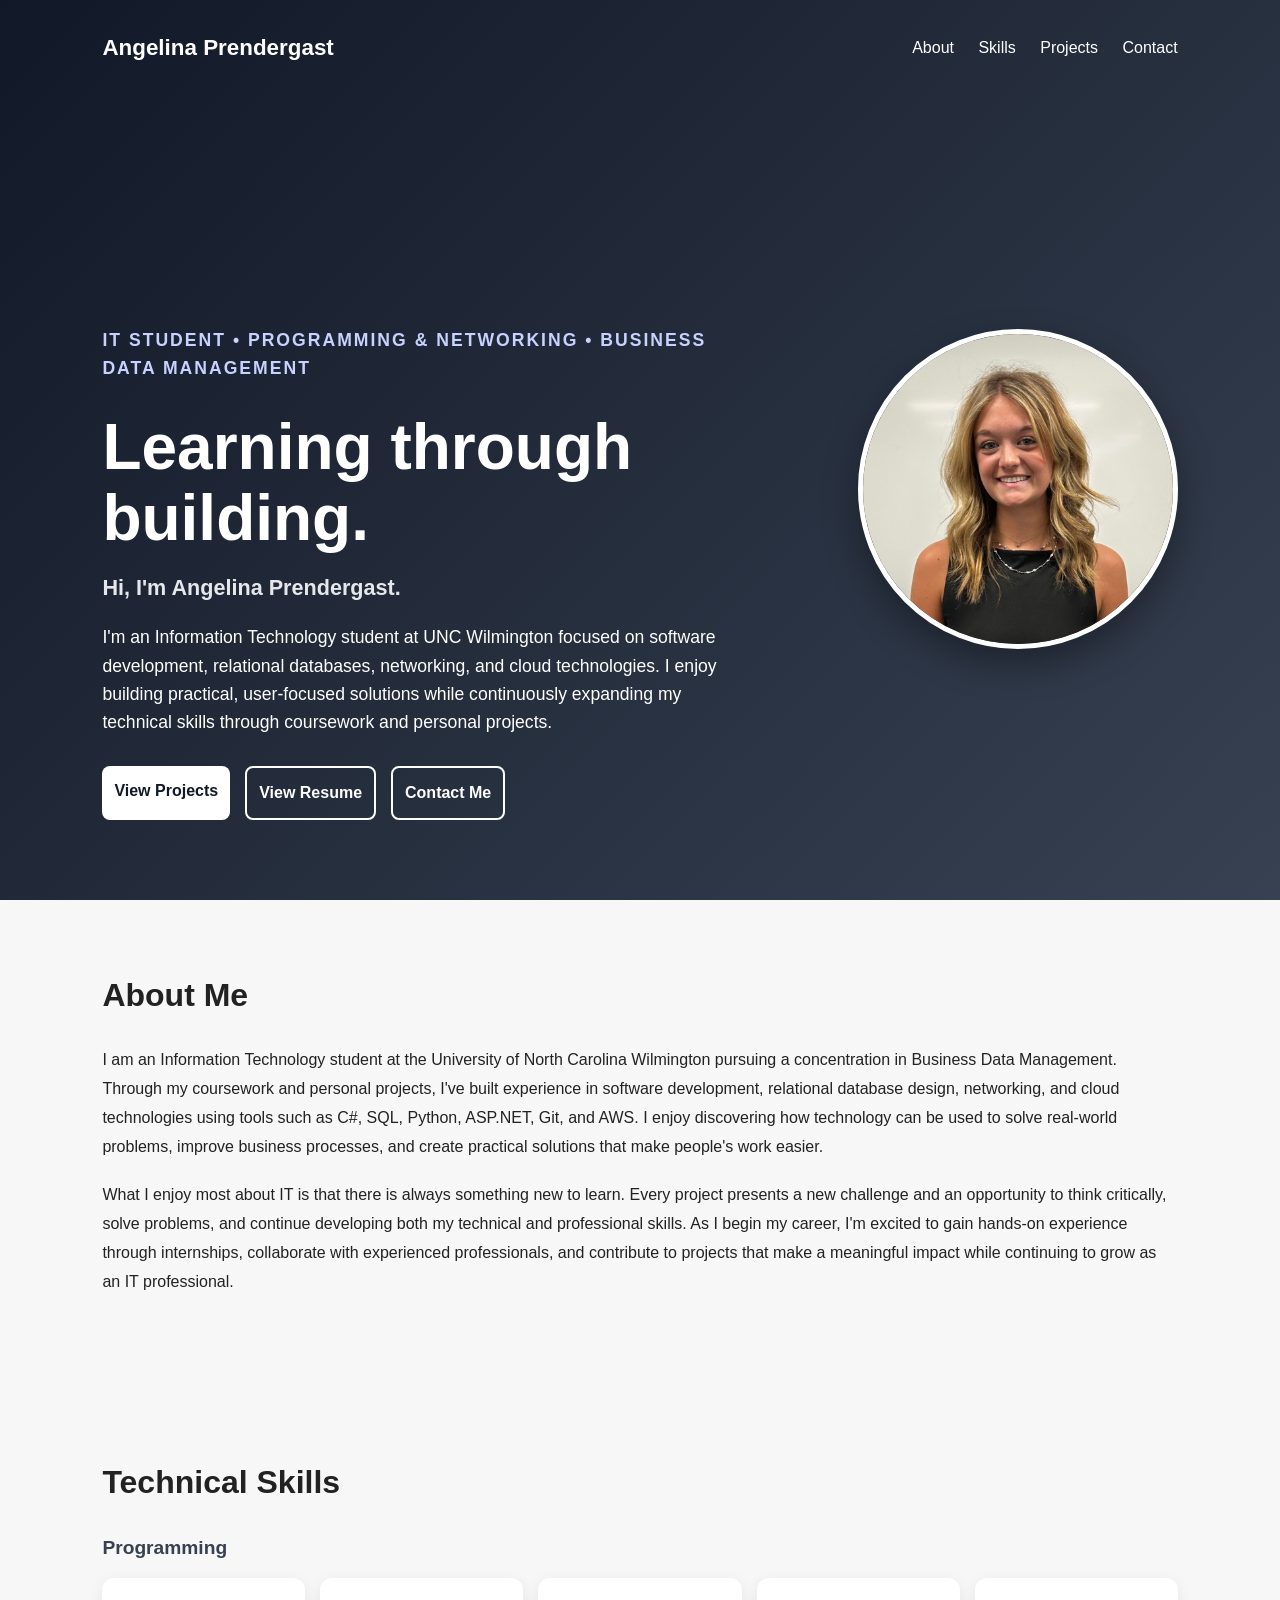
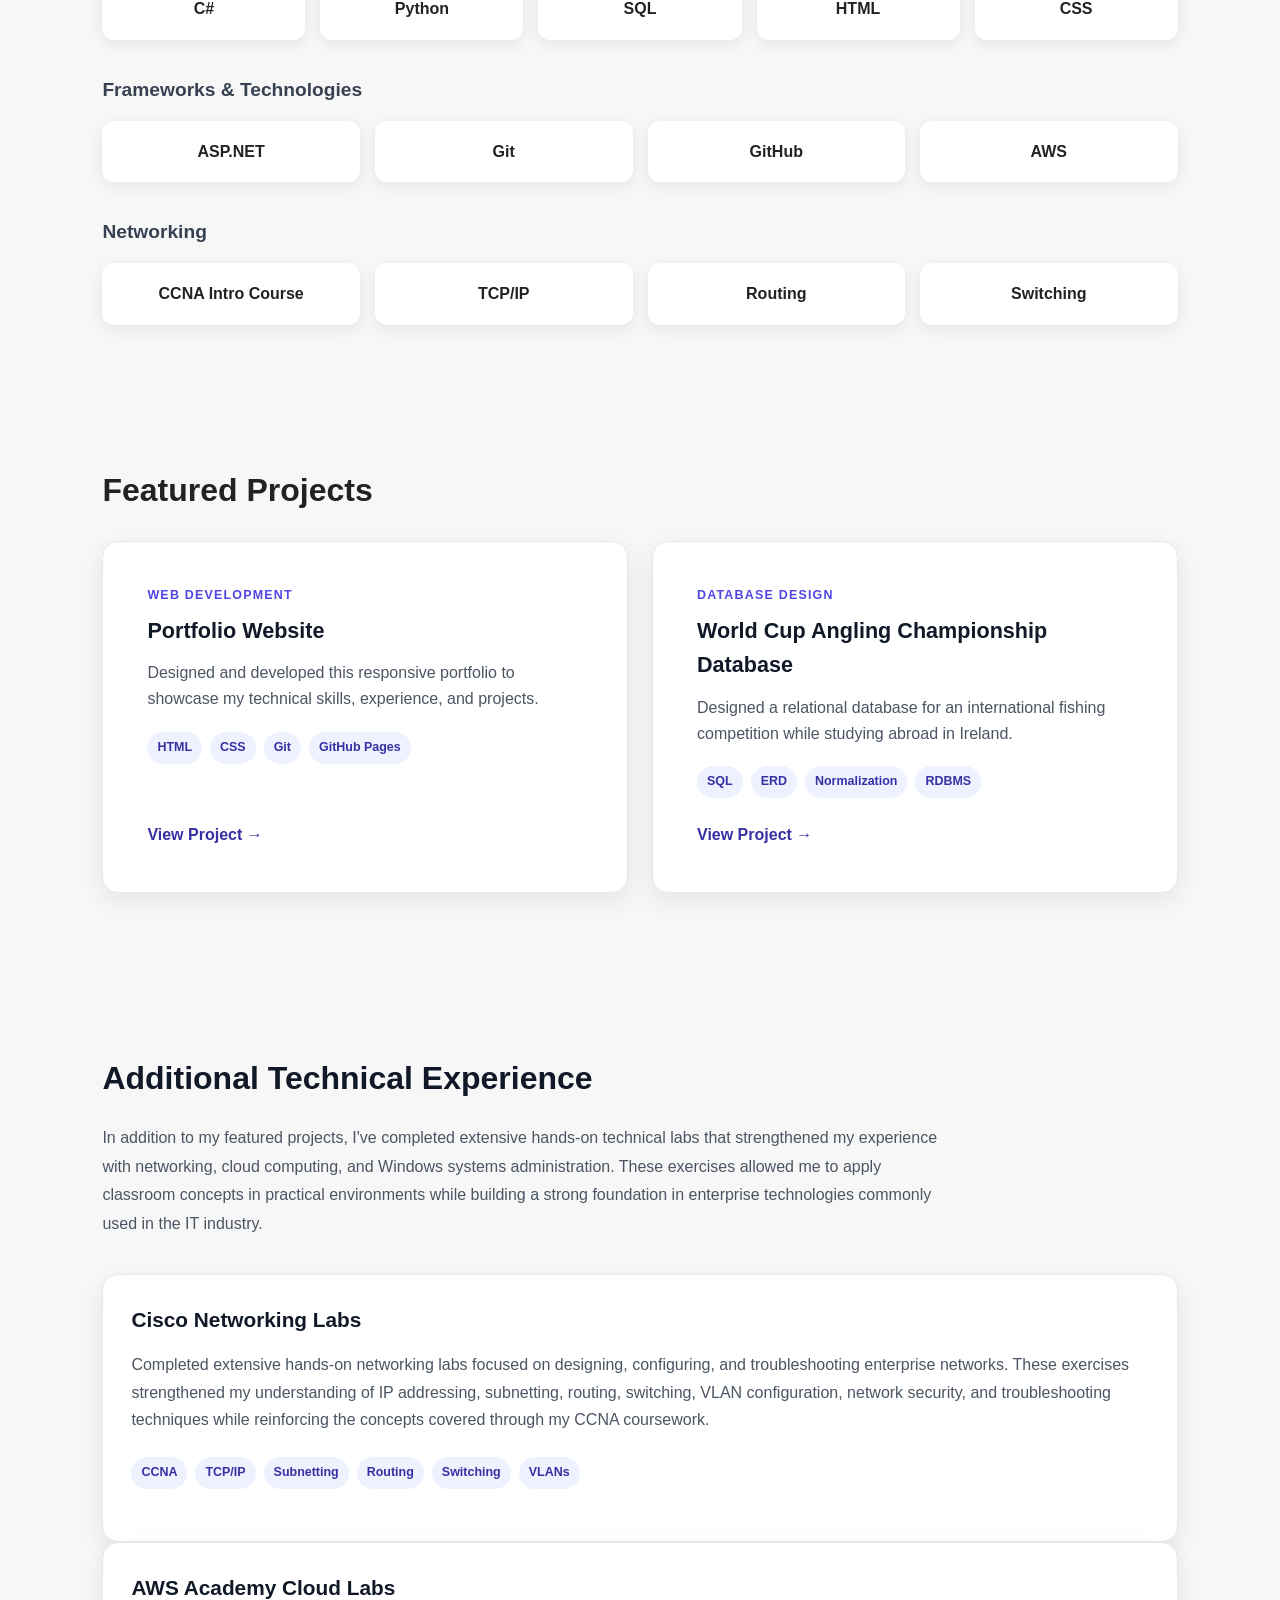
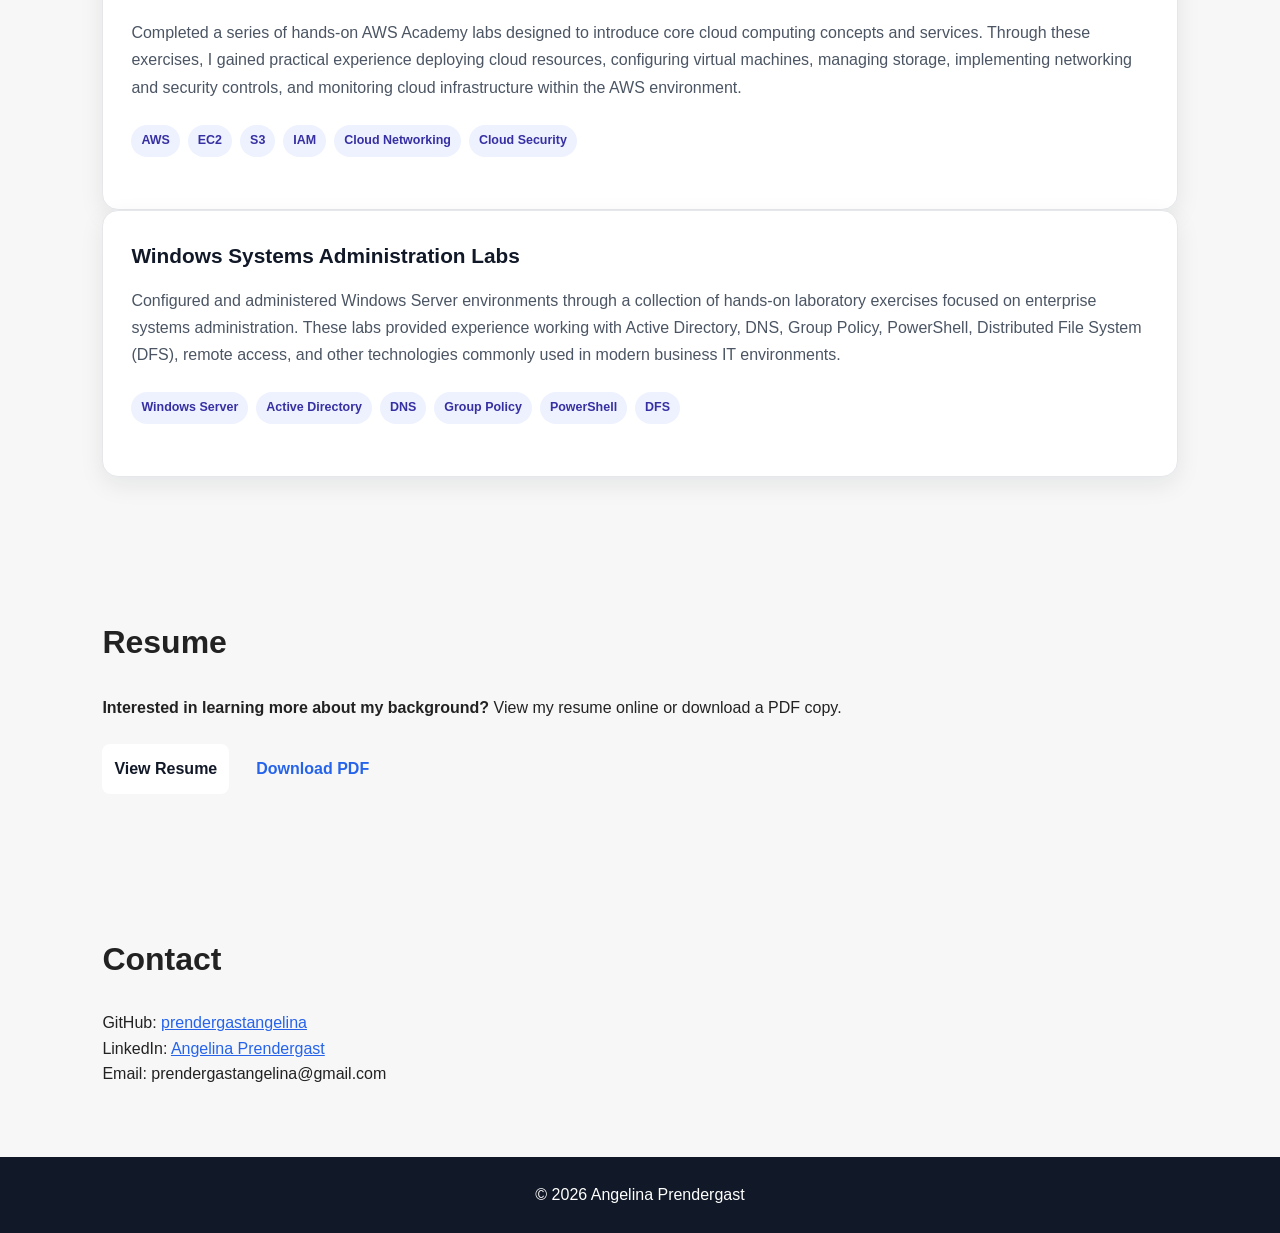
<file: index.html>
<!DOCTYPE html>
<html lang="en">
<head>
    <meta charset="UTF-8" />
    <meta name="viewport" content="width=device-width, intial-scale=1.0" />
    <title>Angelina Prendergast | IT Portfolio</title>
    <link rel="stylesheet" href="css/styles.css"/>
</head>

<body>
    <header class="hero">
        <nav>
            <h2 class="logo">Angelina Prendergast</h2>
            <div class="nav-links">
                <a href="#about">About</a>
                <a href="#skills">Skills</a>
                <a href="#projects">Projects</a>
                <a href="#contact">Contact</a>
            </div>
        </nav>

        <div class="hero-main">

            <div class="hero-content">

                <p class="eyebrow">IT Student • Programming & Networking • Business Data Management</p>

                <h1>Learning through building.</h1>

                <h3>Hi, I'm Angelina Prendergast.</h3>
                <p>
                    I'm an Information Technology student at UNC Wilmington focused on software development,
                    relational databases, networking, and cloud technologies. I enjoy building practical,
                    user-focused solutions while continuously expanding my technical skills through coursework
                    and personal projects.
                </p>

                <div class="buttons">
                    <a href="#projects" class="btn primary">View Projects</a>
                    <a href="#resume" class="btn secondary">View Resume</a>
                    <a href="#contact" class="btn secondary">Contact Me</a>
                </div>
            </div>

            <div class="hero-image">
                <img src="images/angelina prendergast headshot.jfif" alt="Angelina Prendergast" />
            </div>

        </div>
    </header>

    <section id="about">
        <h2>About Me</h2>
        <p>
            I am an Information Technology student at the University of North Carolina Wilmington pursuing a 
            concentration in Business Data Management. Through my coursework and personal projects, I've built 
            experience in software development, relational database design, networking, and cloud technologies 
            using tools such as C#, SQL, Python, ASP.NET, Git, and AWS. I enjoy discovering how technology can
            be used to solve real-world problems, improve business processes, and create practical solutions that 
            make people's work easier.
        </p>
        <p>

            What I enjoy most about IT is that there is always something new to learn. Every project presents a new 
            challenge and an opportunity to think critically, solve problems, and continue developing both my technical
            and professional skills. As I begin my career, I'm excited to gain hands-on experience through internships, 
            collaborate with experienced professionals, and contribute to projects that make a meaningful impact while 
            continuing to grow as an IT professional. 
        </p>
    </section>

    <section id="skills">

        <h2>Technical Skills</h2>

        <div class="skills-container">

            <div class="skill-category">

                <h3>Programming</h3>

                <div class="skill-grid">
                    <div>C#</div>
                    <div>Python</div>
                    <div>SQL</div>
                    <div>HTML</div>
                    <div>CSS</div>
                </div>

            </div>

            <div class="skill-category">
                <h3>Frameworks & Technologies</h3>

                <div class="skill-grid">
                    <div>ASP.NET</div>
                    <div>Git</div>
                    <div>GitHub</div>
                    <div>AWS</div>
                </div>
            </div>

            <div class="skill-category">
                <h3>Networking</h3>

                <div class="skill-grid">
                    <div>CCNA Intro Course</div>
                    <div>TCP/IP</div>
                    <div>Routing</div>
                    <div>Switching</div>
                </div>
            </div>

        </div>
    </section>

    <section id="projects">
        <h2>Featured Projects</h2>

        <div class="projects-grid">
            <article class="project-card">
                <div class="project-card-content">
                    <p class="project-type">
                        Web Development
                    </p>
                    <h3>
                        Portfolio Website
                    </h3>
                    <p>
                        Designed and developed this responsive portfolio to showcase my
                        technical skills, experience, and projects.
                    </p>

                    <div class="project-tags">
                        <span>
                            HTML
                        </span>
                        <span>
                            CSS
                        </span>
                        <span>
                            Git
                        </span>
                        <span>
                            GitHub Pages
                        </span>
                    </div>

                    <a href="projects/portfolio-website.html" class="project-btn">
                        View Project →
                    </a>
                </div>
            </article>

            <!---
            <article class="project-card">
                <div class="project-card-content">
                    <p class="project-type">
                        Application Development
                    </p>
                    <h3>
                        Bagel Shop Point-of-Sale System
                    </h3>
                    <p>
                        Developed an ASP.NET point-of-sale application that processes
                        customized orders, calculates tax and totals, and displays receipts.
                    </p>

                    <div class="project-tags">
                        <span>
                            C#
                        </span>
                        <span>
                            ASP.NET
                        </span>
                        <span>
                            Web Forms
                        </span>
                        <span>
                            Input Validation
                        </span>
                    </div>

                    <a href="projects/bagel-shop.html" class="project-btn">
                        View Project →
                    </a>
                </div>
            </article>
            -->
            <article class="project-card">
                <div class="project-card-content">
                    <p class="project-type">
                        Database Design
                    </p>
                    <h3>
                        World Cup Angling Championship Database
                    </h3>
                    <p>
                        Designed a relational database for an international fishing
                        competition while studying abroad in Ireland.
                    </p>

                    <div class="project-tags">
                        <span>SQL</span>
                        <span>ERD</span>
                        <span>Normalization</span>
                        <span>RDBMS</span>
                    </div>

                    <a href="projects/world-cup-angling.html" class="project-btn">
                        View Project →
                    </a>
                </div>
            </article>

            <!--
            <article class="project-card">
                <div class="project-card-content">
                    <p class="project-type">
                        Cybersecurity & Business
                    </p>
                    <h3>Network Security Business Model</h3>
                    <p>
                        Developed a business model for a remote-work security company
                        offering network protection and cloud-based security services
                        to niche businesses.
                    </p>

                    <div class="project-tags">
                        <span>Cybersecurity</span>
                        <span>Business Strategy</span>
                        <span>Azure</span>
                        <span>Network Topology</span>
                    </div>

                    <a href="projects/network-security-business.html" class="project-btn">
                        View Project →
                    </a>
                </div>
            </article>
                -->
        </div>
       
    </section>

    <section id="technical-experience">

        <h2>
            Additional Technical Experience
        </h2>

        <p class="section-intro">
            In addition to my featured projects, I've completed extensive hands-on
            technical labs that strengthened my experience with networking, cloud
            computing, and Windows systems administration. These exercises allowed me
            to apply classroom concepts in practical environments while building a
            strong foundation in enterprise technologies commonly used in the IT
            industry.
        </p>
        <div class="experience-card">
            <h3>
                Cisco Networking Labs
            </h3>
            <p>
                Completed extensive hands-on networking labs focused on designing,
                configuring, and troubleshooting enterprise networks. These exercises
                strengthened my understanding of IP addressing, subnetting, routing,
                switching, VLAN configuration, network security, and troubleshooting
                techniques while reinforcing the concepts covered through my CCNA
                coursework.
            </p>

            <div class="project-tags">
                <span>
                    CCNA
                </span>
                <span>
                    TCP/IP
                </span>
                <span>
                    Subnetting
                </span>
                <span>
                    Routing
                </span>
                <span>
                    Switching
                </span>
                <span>
                    VLANs
                </span>
            </div>
        </div>

        <div class="experience-card">
            <h3>
                AWS Academy Cloud Labs
            </h3>
            <p>
                Completed a series of hands-on AWS Academy labs designed to introduce
                core cloud computing concepts and services. Through these exercises, I
                gained practical experience deploying cloud resources, configuring
                virtual machines, managing storage, implementing networking and security
                controls, and monitoring cloud infrastructure within the AWS environment.
            </p>

            <div class="project-tags">
                <span>
                    AWS
                </span>
                <span>
                    EC2
                </span>
                <span>
                    S3
                </span>
                <span>
                    IAM
                </span>
                <span>
                    Cloud Networking
                </span>
                <span>
                    Cloud Security
                </span>
            </div>
        </div>

        <div class="experience-card">
            <h3>Windows Systems Administration Labs</h3>
            <p>
                Configured and administered Windows Server environments through a
                collection of hands-on laboratory exercises focused on enterprise
                systems administration. These labs provided experience working with
                Active Directory, DNS, Group Policy, PowerShell, Distributed File
                System (DFS), remote access, and other technologies commonly used in
                modern business IT environments.
            </p>

            <div class="project-tags">
                <span>
                    Windows Server
                </span>
                <span>
                    Active Directory
                </span>
                <span>
                    DNS
                </span>
                <span>
                    Group Policy
                </span>
                <span>
                    PowerShell
                </span>
                <span>
                    DFS
                </span>
            </div>
        </div>
    </section>

    <section id="resume">
        <h2>Resume</h2>
        
        <p class="resume-intro">
            <strong>Interested in learning more about my background?</strong>
            View my resume online or download a PDF copy. 
        </p>
        <div class="resume-buttons">
            <a href="resume.html" class="btn primary">
                View Resume
            </a>

            <a href="ANGELINA_PRENDERGAST_Resume_3.pdf" class="btn resume-btn" download>
                Download PDF
            </a>
        </div>
    </section>

    <section id="contact">
        <h2>Contact</h2>
        <p>GitHub: <a href="https://github.com/prendergastangelina">prendergastangelina</a></p>
        <p>LinkedIn:  <a href="www.linkedin.com/in/angelina-prendergast-baa40a399">Angelina Prendergast</a></p>
        <p>Email: prendergastangelina@gmail.com</p>
    </section>

    <footer>
        <p>© 2026 Angelina Prendergast</p>
    </footer>

</body>
</html>
</file>
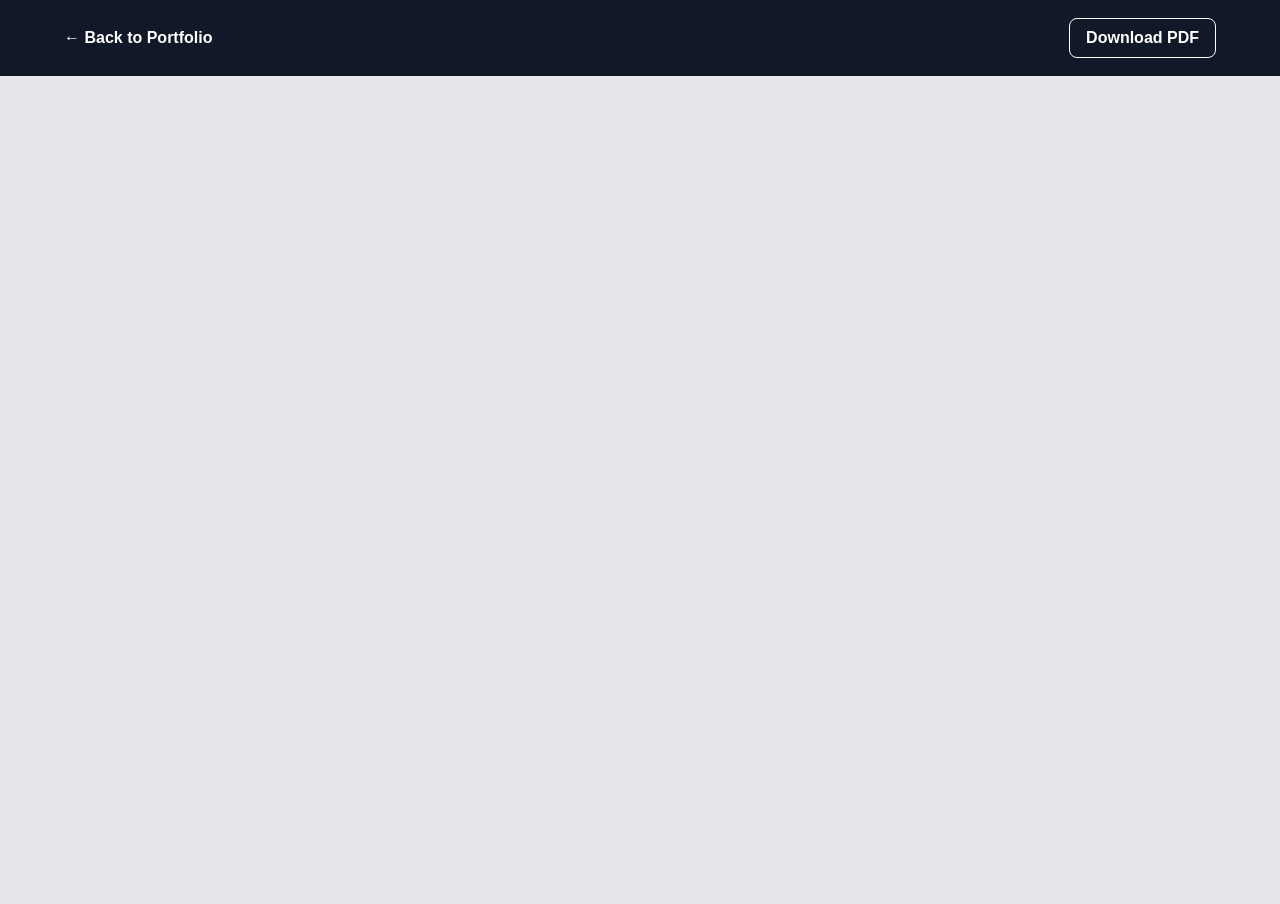
<file: resume.html>
<!DOCTYPE html>
<html lang="en">
<head>
    <meta charset="utf-8" />
    <meta name="viewport" content="width=device-width, intial-scale=1.0" />
    <title>
        Resume | Angelina Prendergast
    </title>

    <style>
        * {
            margin: 0;
            padding: 0;
            box-sizing: border-box;
        }

        body {
            background-color: #e5e7eb;
            font-family: Arial, sans-serif;
        }

        .resume-toolbar {
            display: flex;
            justify-content: space-between;
            align-items: center;
            padding: 18px 5%;
            background-color: #111827;
        }

            .resume-toolbar a {
                color: white;
                text-decoration: none;
                font-weight: 600;
            }

        .download-link {
            padding: 10px 16px;
            border: 1px solid white;
            border-radius: 8px;
        }

        .resume-viewer {
            width: 100%;
            height: calc(100vh - 76px);
            border: none;
        }
    </style>
</head>

<body>
    <div class="resume-toolbar">
        <a href="index.html#resume">
            ← Back to Portfolio
        </a>

        <a href="ANGELINA_PRENDERGAST_Resume_3.pdf" class="download-link" download>
            Download PDF
        </a>
    </div>

    <iframe src="ANGELINA_PRENDERGAST_Resume_3.pdf"
            class="resume-viewer"
            title="Angelina Prendergast Resume">
    </iframe>
</body>
</html>
</file>
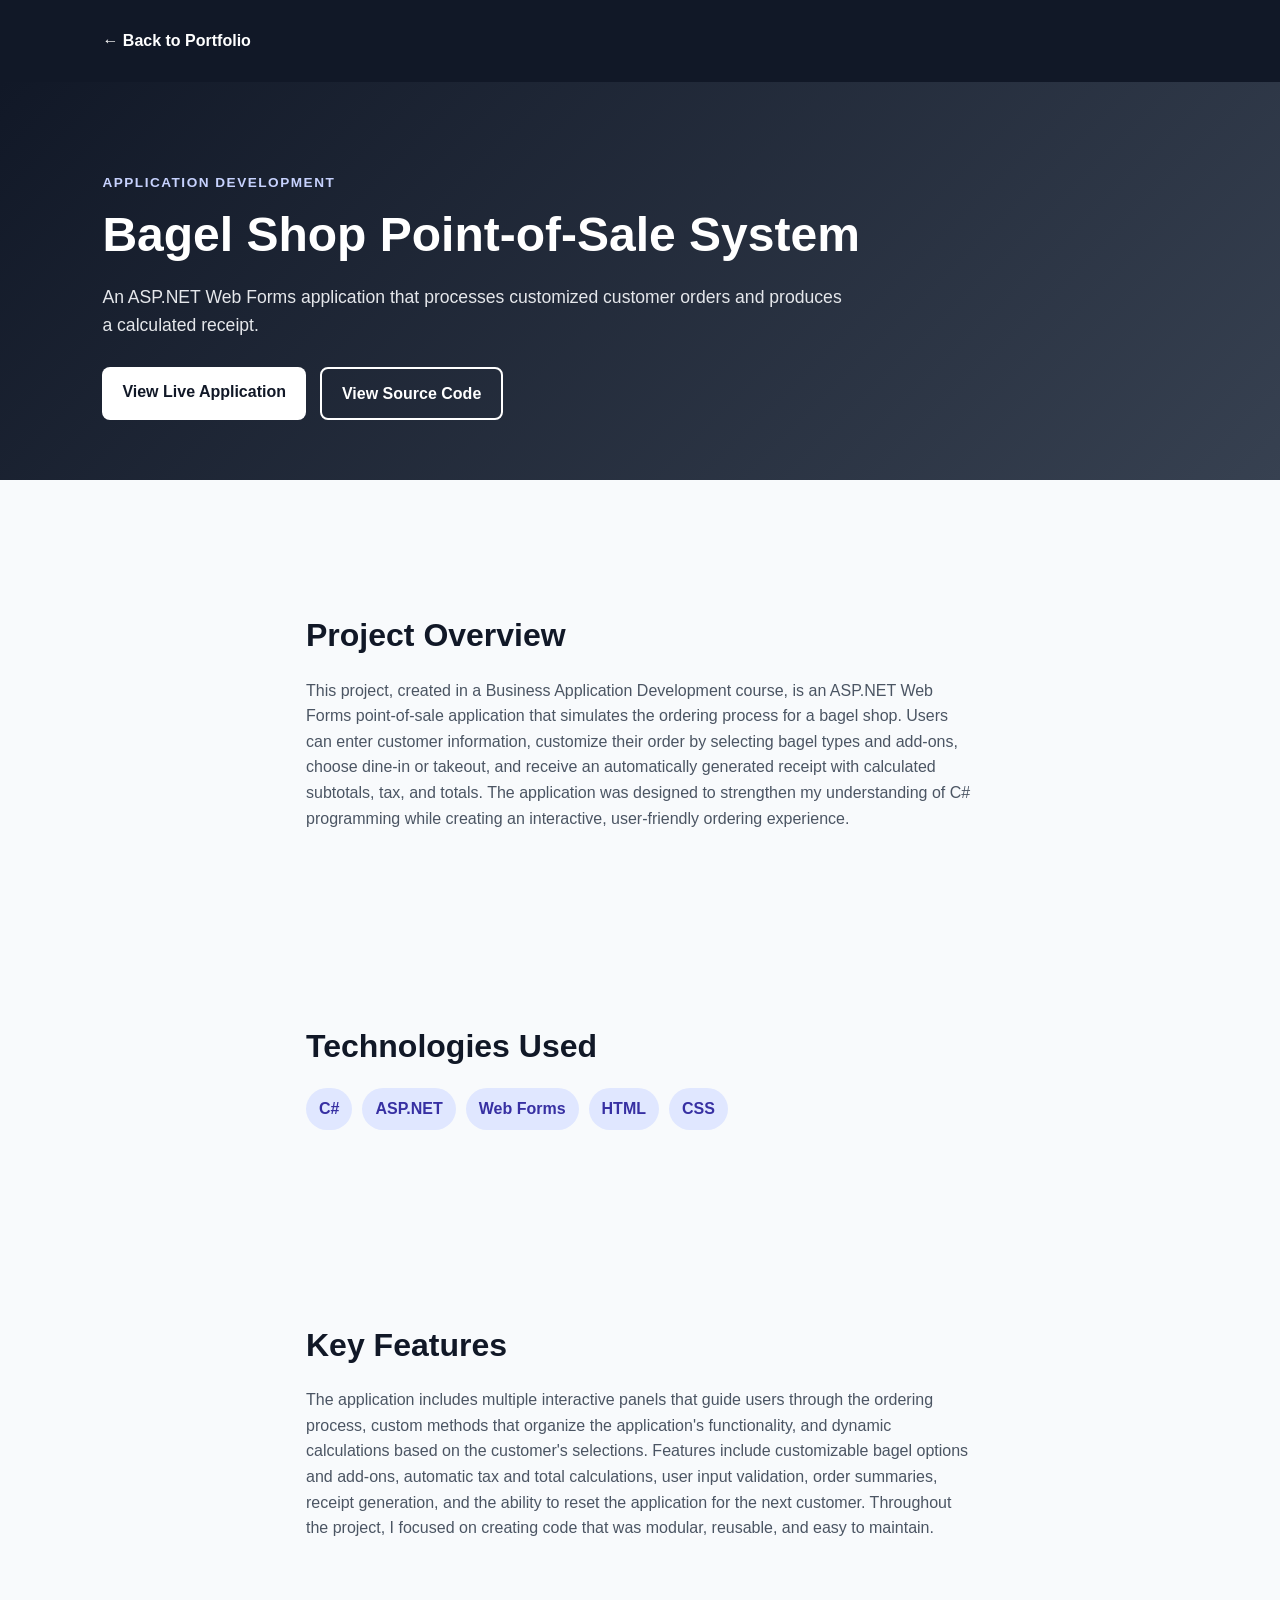
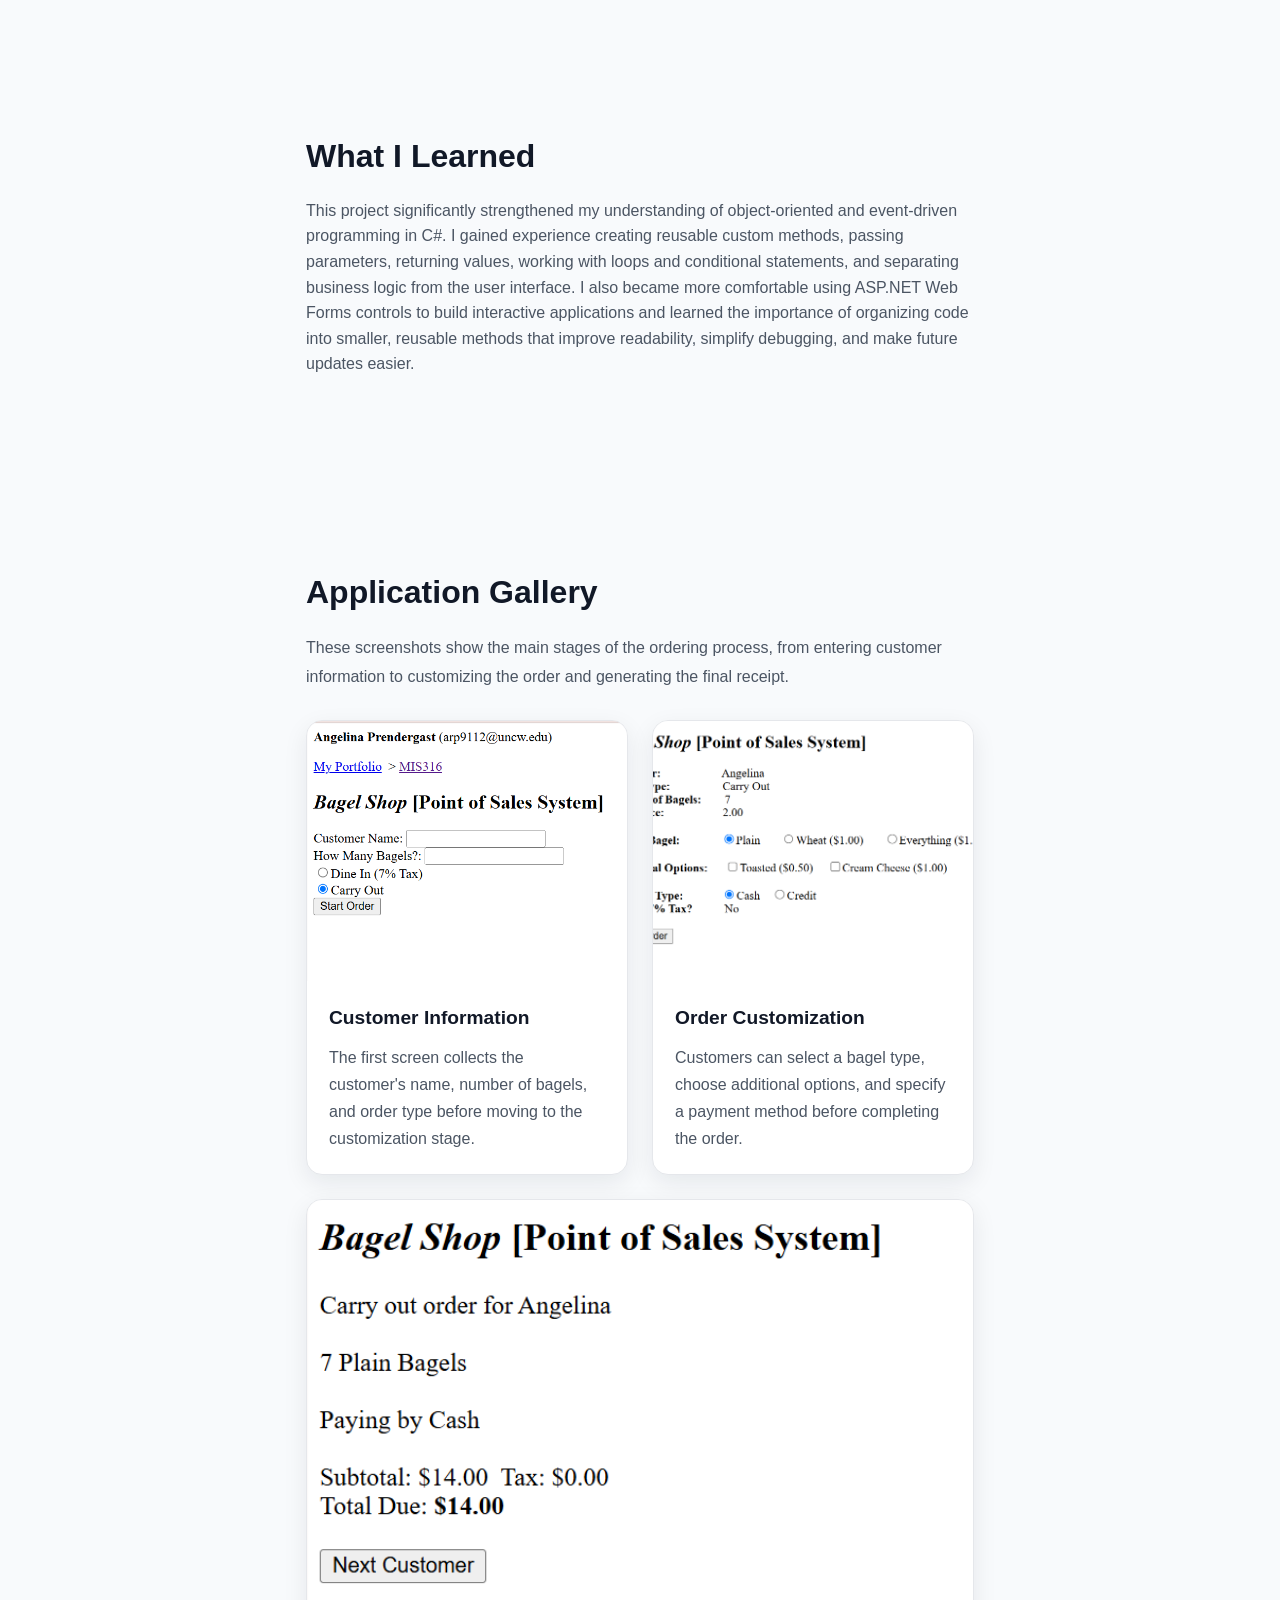
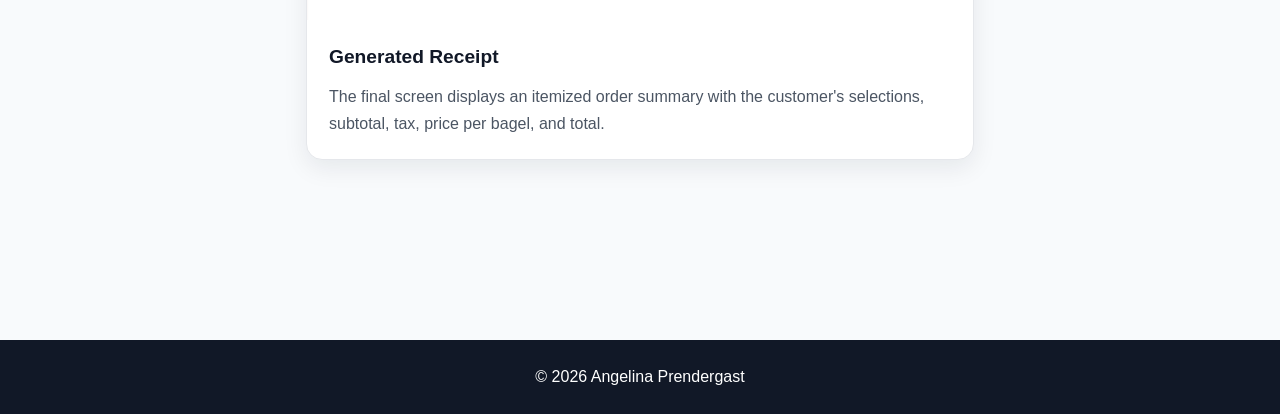
<file: projects/bagel-shop.html>
<!DOCTYPE html>
<html lang="en">

<head>
    <meta charset="UTF-8">
    <meta name="viewport" content="width=device-width, initial-scale=1.0">
    <title>Bagel Shop POS | Angelina Prendergast</title>
    <link rel="stylesheet" href="../css/styles.css" />
</head>

<body class="project-page">
    <header class="project-header">
        <a href="../index.html#projects" class="back-link">← Back to Portfolio</a>
    </header>

    <main>
        <section class="project-hero">
            <div class="project-hero-content">
                <p class="project-label">Application Development</p>
                <h1>Bagel Shop Point-of-Sale System</h1>
                <p class="project-summary">
                    An ASP.NET Web Forms application that processes customized customer
                    orders and produces a calculated receipt.
                </p>

                <div class="project-actions">
                    <a href="live-app-link" class="project-action-btn primary-action"
                       target="_blank">
                        View Live Application
                    </a>

                    <a href="github-repository-link"
                       class="project-action-btn secondary-action"
                       target="_blank">
                        View Source Code
                    </a>
                </div>
            </div>
        </section>

        <div class="project-details">
            <section class="project-section">
                <h2>Project Overview</h2>
                <p>
                    This project, created in a Business Application Development course, is an ASP.NET Web Forms point-of-sale application that simulates
                    the ordering process for a bagel shop. Users can enter customer information, customize
                    their order by selecting bagel types and add-ons, choose dine-in or takeout, and receive
                    an automatically generated receipt with calculated subtotals, tax, and totals. The application
                    was designed to strengthen my understanding of C# programming while creating an interactive,
                    user-friendly ordering experience.
                </p>
            </section>

            <section class="project-section">
                <h2>Technologies Used</h2>
                <div class="technology-list">
                    <span>C#</span>
                    <span>ASP.NET</span>
                    <span>Web Forms</span>
                    <span>HTML</span>
                    <span>CSS</span>
                </div>
            </section>

            <section class="project-section">
                <h2>Key Features</h2>
                <p>
                    The application includes multiple interactive panels that guide users through
                    the ordering process, custom methods that organize the application's functionality, 
                    and dynamic calculations based on the customer's selections. Features include customizable
                    bagel options and add-ons, automatic tax and total calculations, user input validation, order
                    summaries, receipt generation, and the ability to reset the application for the next customer. 
                    Throughout the project, I focused on creating code that was modular, reusable, and easy to maintain. 
                </p>
            </section>

            <section class="project-section">
                <h2>What I Learned</h2>
                <p>
                    This project significantly strengthened my understanding of object-oriented and
                    event-driven programming in C#. I gained experience creating reusable custom methods,
                    passing parameters, returning values, working with loops and conditional statements, and
                    separating business logic from the user interface. I also became more comfortable using ASP.NET
                    Web Forms controls to build interactive applications and learned the importance of organizing
                    code into smaller, reusable methods that improve readability, simplify debugging, and make future 
                    updates easier. 
                </p>
            </section>

            <section class="project-section">
                <h2>Application Gallery</h2>

                <p class="gallery-intro">
                    These screenshots show the main stages of the ordering process, from
                    entering customer information to customizing the order and generating
                    the final receipt.
                </p>

                <div class="project-gallery">
                    <figure class="gallery-item">
                        <img 
                             src="../images/BagelScreen1.png"
                             alt="Customer infromation screen in the Bagel shop point-of-sale application"
                        />
                        <figcaption>
                            <h3>
                                Customer Information
                            </h3>
                            <p>
                                The first screen collects the customer's name, number of bagels,
                                and order type before moving to the customization stage.
                            </p>
                        </figcaption>
                    </figure>

                    <figure class="gallery-item">
                        <img
                             src="../images/BagelScreen2.png"
                             alt="Bagel selection and add-on screen"
                        />
                        <figcaption>
                            <h3>
                                Order Customization
                            </h3>
                            <p>
                                Customers can select a bagel type, choose additional options,
                                and specify a payment method before completing the order.
                            </p>
                        </figcaption>
                    </figure>

                    <figure class="gallery-item gallery-item-large">
                        <img 
                             src="../images/BagelScreen3.png"
                             alt="Final receipt generated by Bagel Shop application"
                        />
                        <figcaption>
                            <h3>
                                Generated Receipt
                            </h3>

                            <p>
                                The final screen displays an itemized order summary with the 
                                customer's selections, subtotal, tax, price per bagel, and total.
                            </p>
                        </figcaption>
                    </figure>
                </div>
            </section>
<!--
            <section class="project-section">
                <h2>
                    Code Highlights
                </h2>

                <p class="gallery-intro">
                    The application uses custom C# methods to organize calculations, process
                    user selections, generate receipts, and manage the flow between screens.
                </p>

                <div class="code-gallery">
                    <figure class="code-item">
                        <img />
                        <figcaption>
                            <h3>
                                Receipt Generation
                            </h3>
                            <p>
                                The GenerateReceipt method combines customer information, order
                                selections, payment details, and calculated totals into a formatted
                                receipt.
                            </p>
                        </figcaption>
                    </figure>

                    <figure class="code-item">
                        <img />
                        <figcaption>
                            <h3>
                                Add-On Processing
                            </h3>
                            <p>
                                A loop checks each available option, records selected items, and calculates
                                their combined cost using a running total.
                            </p>
                        </figcaption>
                    </figure>

                    <figure class="code-item">
                        <img />
                        <figcaption>
                            <h3>
                                Order Calculations
                            </h3>

                            <p>
                                Seperate methods calculate the selected bagel price, add-on cost,
                                subtotal, tax, and final order total.
                            </p>
                        </figcaption>
                    </figure>
                </div>
            </section>
            -->
        </div>
    </main>

    <footer class="project-page-footer">
        <p>© 2026 Angelina Prendergast</p>
    </footer>

</body>

</html>
</file>
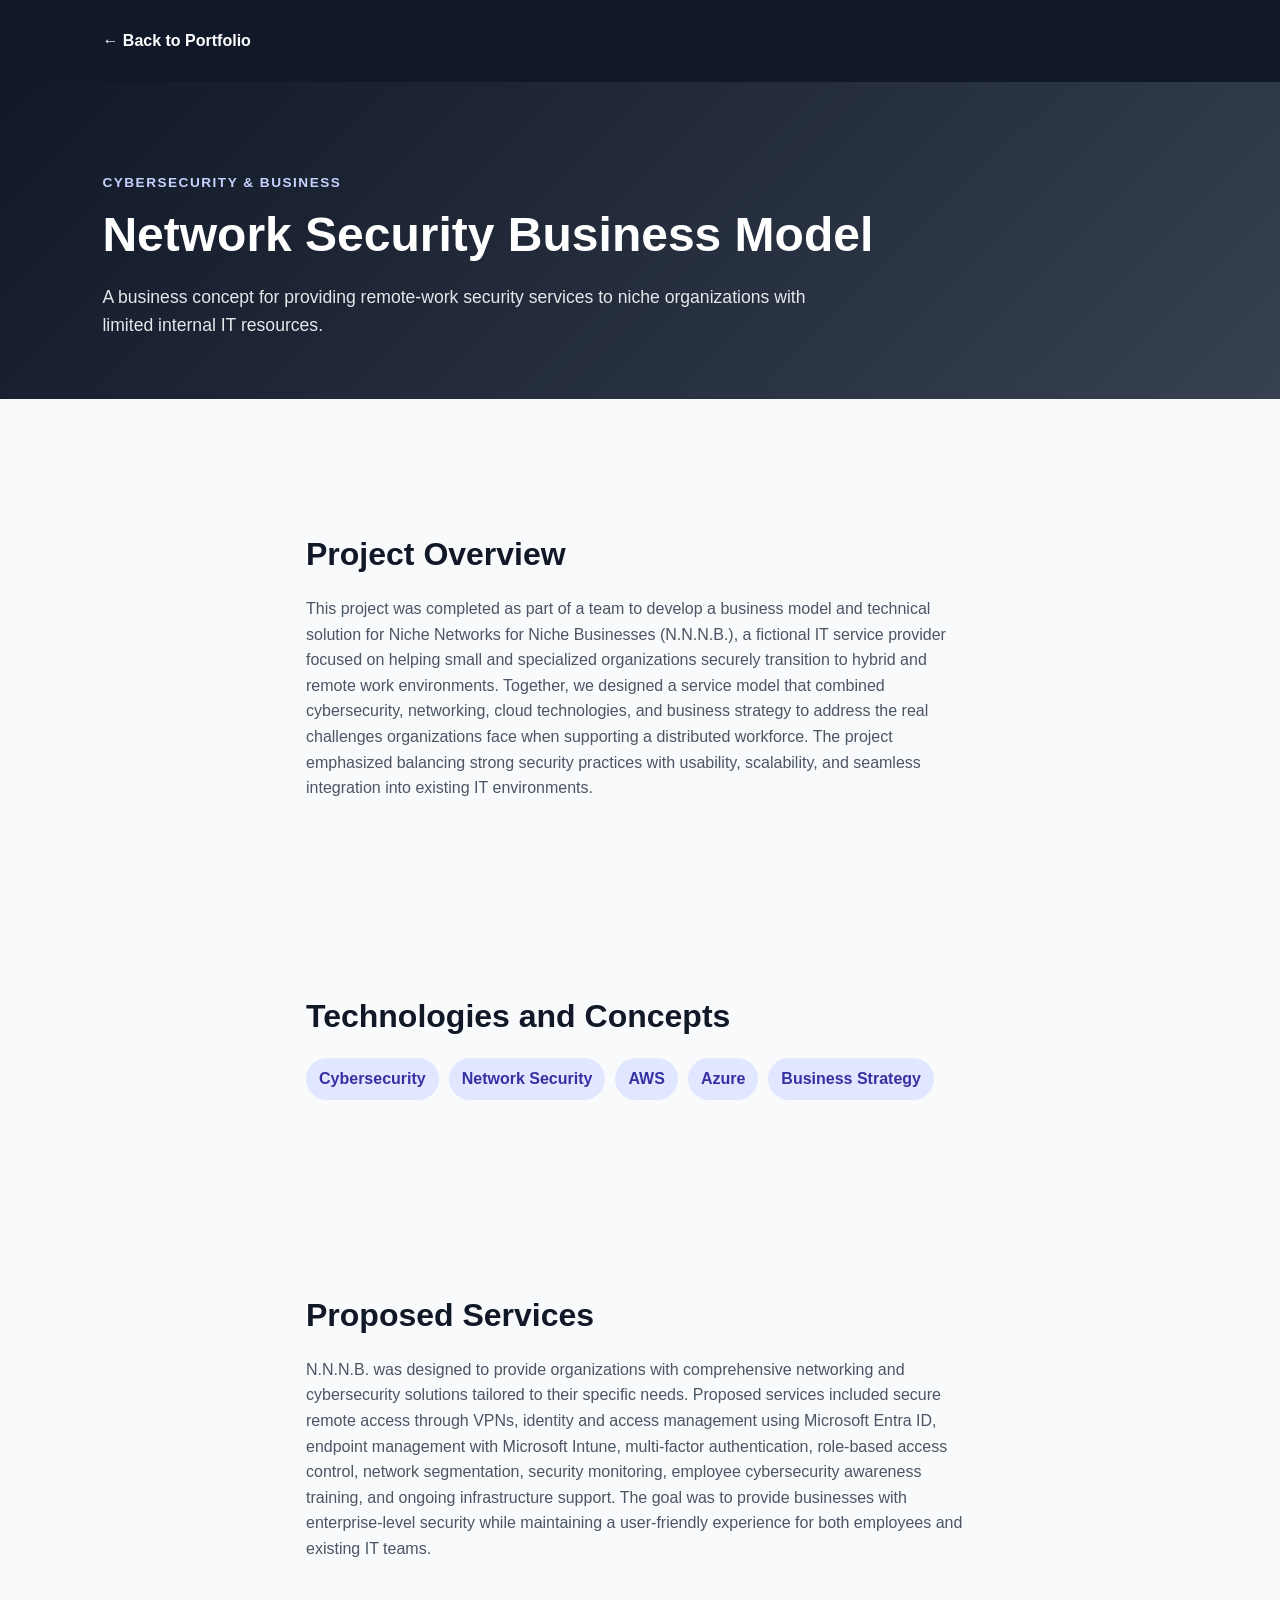
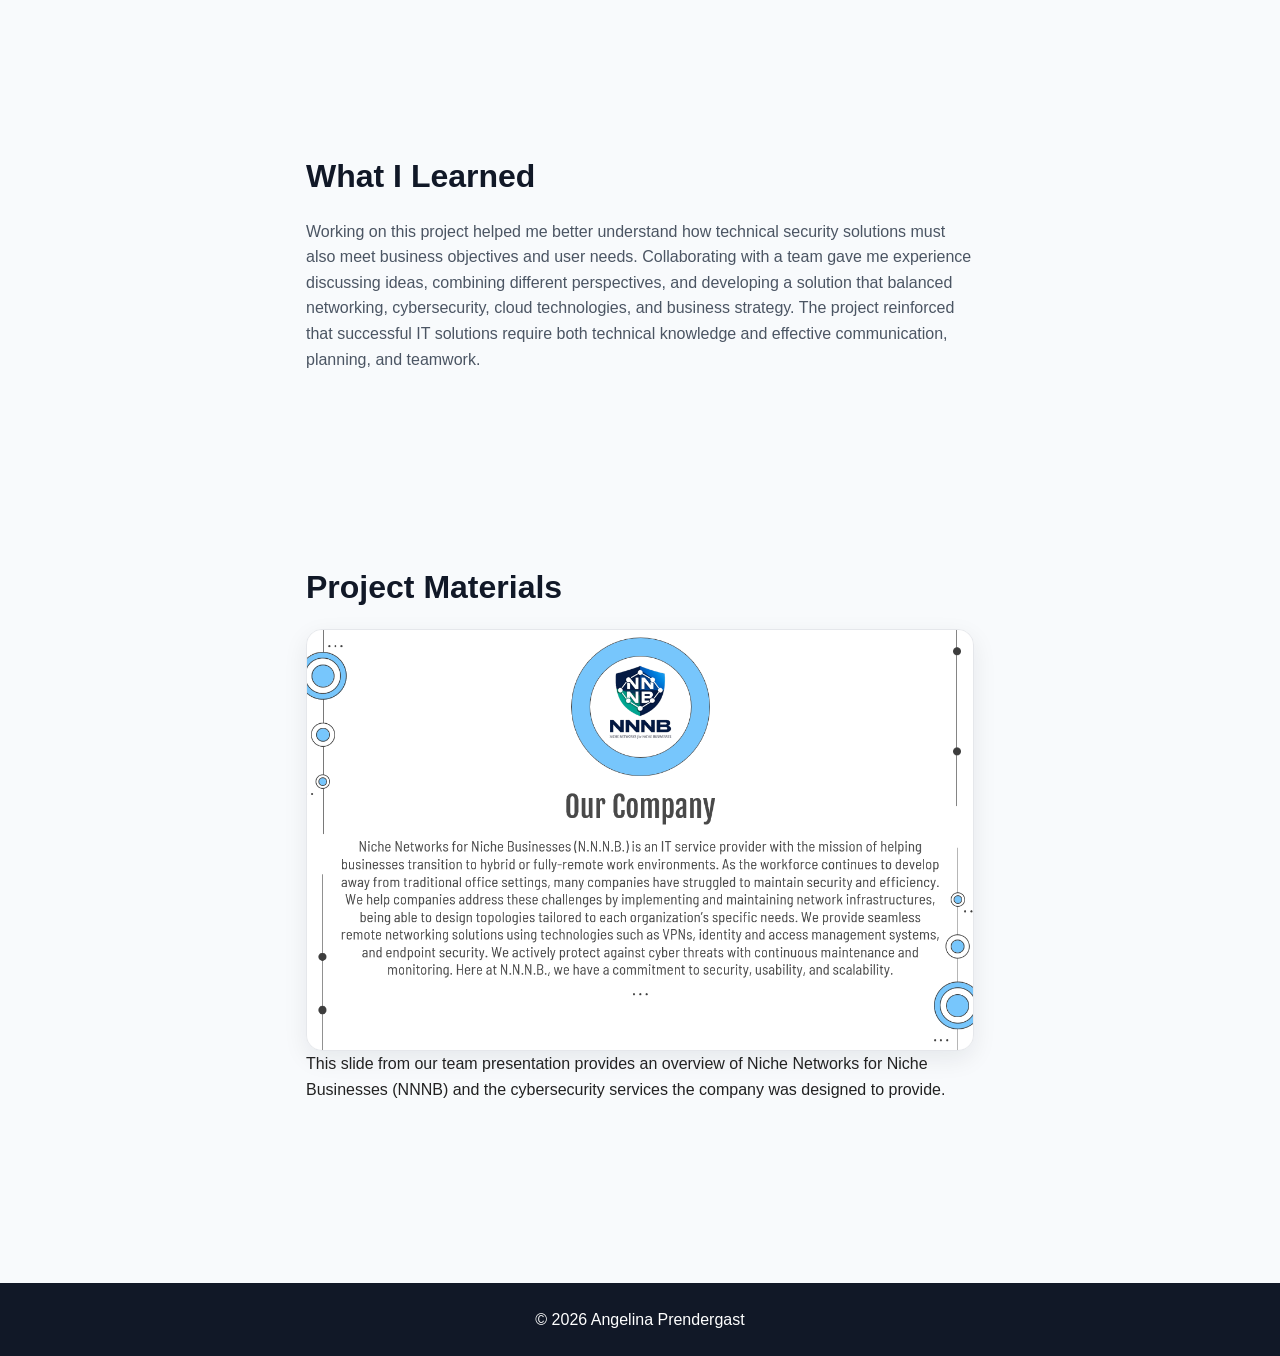
<file: projects/network-security-business.html>
<!DOCTYPE html>
<html lang="en">

<head>
    <meta charset="UTF-8">
    <meta name="viewport" content="width=device-width, initial-scale=1.0">
    <title>Network Security Business Model | Angelina Prendergast</title>
    <link rel="stylesheet" href="../css/styles.css" />
</head>

<body class="project-page">

    <header class="project-header">
        <a href="../index.html#projects" class="back-link">← Back to Portfolio</a>
    </header>

    <main>
        <section class="project-hero">
            <div class="project-hero-content">
                <p class="project-label">Cybersecurity & Business</p>
                <h1>Network Security Business Model</h1>
                <p class="project-summary">
                    A business concept for providing remote-work security services
                    to niche organizations with limited internal IT resources.
                </p>
            </div>
        </section>

        <div class="project-details">
            <section class="project-section">
                <h2>Project Overview</h2>
                <p>
                    This project was completed as part of a team to develop a business model and
                    technical solution for Niche Networks for Niche Businesses (N.N.N.B.), a fictional
                    IT service provider focused on helping small and specialized organizations securely 
                    transition to hybrid and remote work environments. Together, we designed a service model
                    that combined cybersecurity, networking, cloud technologies, and business strategy to address
                    the real challenges organizations face when supporting a distributed workforce. The project
                    emphasized balancing strong security practices with usability, scalability, and seamless integration
                    into existing IT environments. 
                </p>
            </section>

            <section class="project-section">
                <h2>Technologies and Concepts</h2>
                <div class="technology-list">
                    <span>Cybersecurity</span>
                    <span>Network Security</span>
                    <span>AWS</span>
                    <span>Azure</span>
                    <span>Business Strategy</span>
                </div>
            </section>

            <section class="project-section">
                <h2>Proposed Services</h2>
                <p>
                    N.N.N.B. was designed to provide organizations with comprehensive networking and 
                    cybersecurity solutions tailored to their specific needs. Proposed services included
                    secure remote access through VPNs, identity and access management using Microsoft Entra ID,
                    endpoint management with Microsoft Intune, multi-factor authentication, role-based access control,
                    network segmentation, security monitoring, employee cybersecurity awareness training, and 
                    ongoing infrastructure support. The goal was to provide businesses with enterprise-level security
                    while maintaining a user-friendly experience for both employees and existing IT teams. 
                </p>
            </section>

            <section class="project-section">
                <h2>What I Learned</h2>
                <p>
                    Working on this project helped me better understand how technical security solutions
                    must also meet business objectives and user needs. Collaborating with a team gave me
                    experience discussing ideas, combining different perspectives, and developing a solution
                    that balanced networking, cybersecurity, cloud technologies, and business strategy. The
                    project reinforced that successful IT solutions require both technical knowledge and 
                    effective communication, planning, and teamwork. 
                </p>
            </section>

            <section class="project-section">
                <h2>Project Materials</h2>

          
                
                <figure class="gallery-item gallery-item-large">
                    <img 
                         src="../images/NetworkSecurityModel.png"
                         alt="Presentation slide describing the Niche Networks for Niche Businesses company concept"
                    />
                </figure>

                <figcaption>
                    This slide from our team presentation provides an overview of Niche Networks
                    for Niche Businesses (NNNB) and the cybersecurity services the company was designed
                    to provide.
                </figcaption>
            </section>
        </div>
    </main>

    <footer class="project-page-footer">
        <p>© 2026 Angelina Prendergast</p>
    </footer>

</body>
</html>
</file>
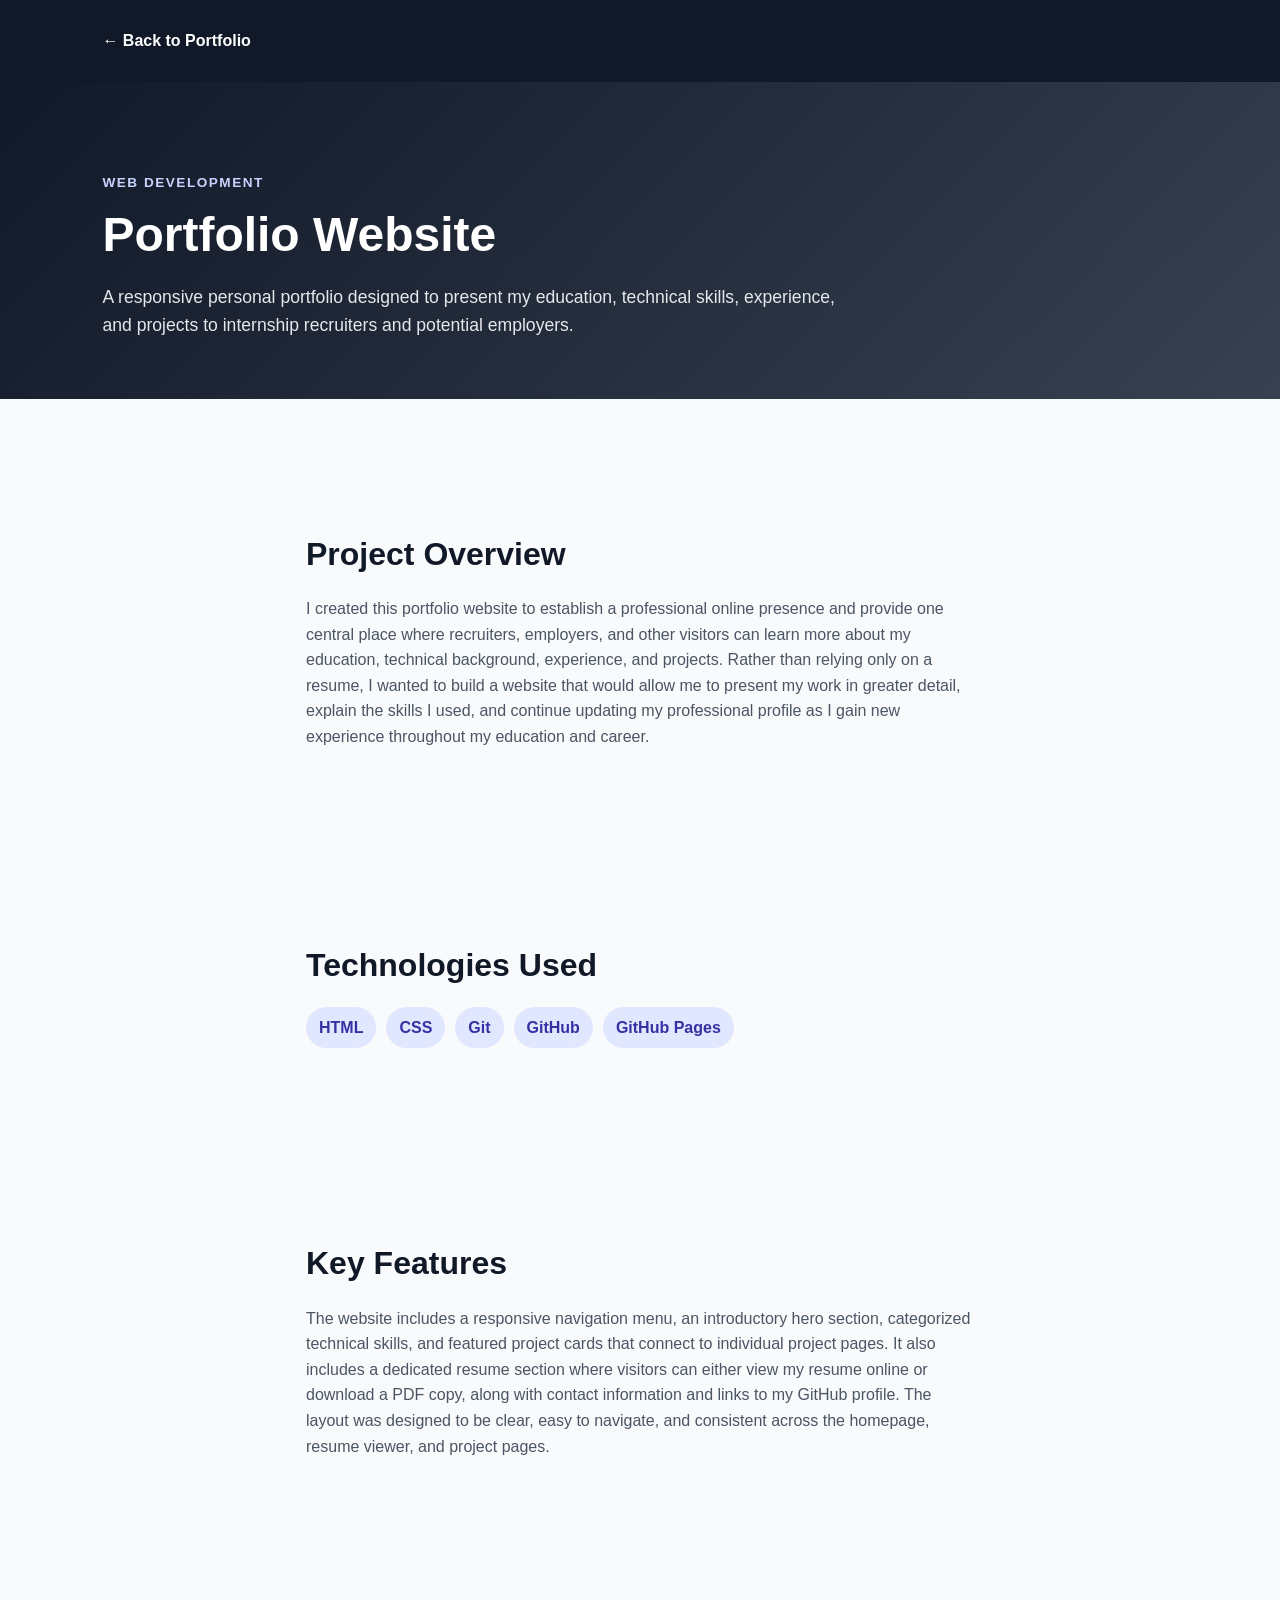
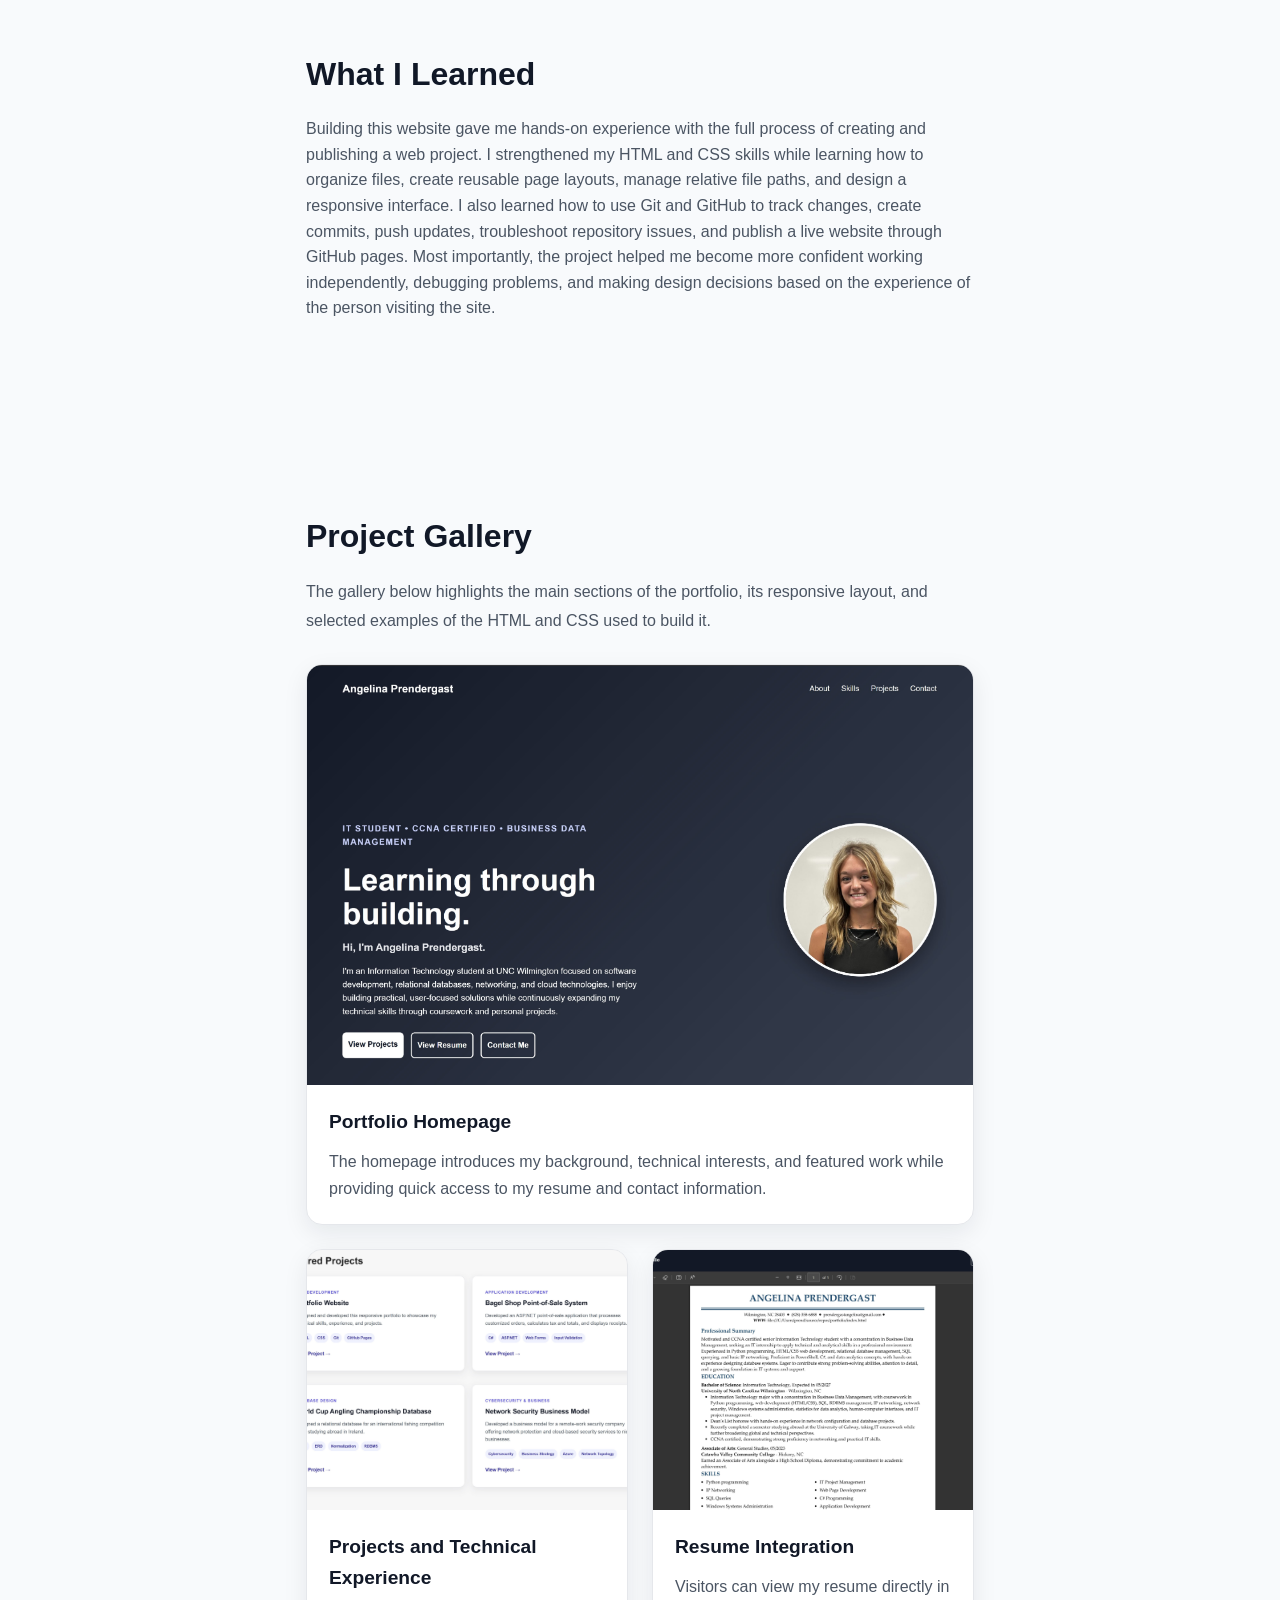
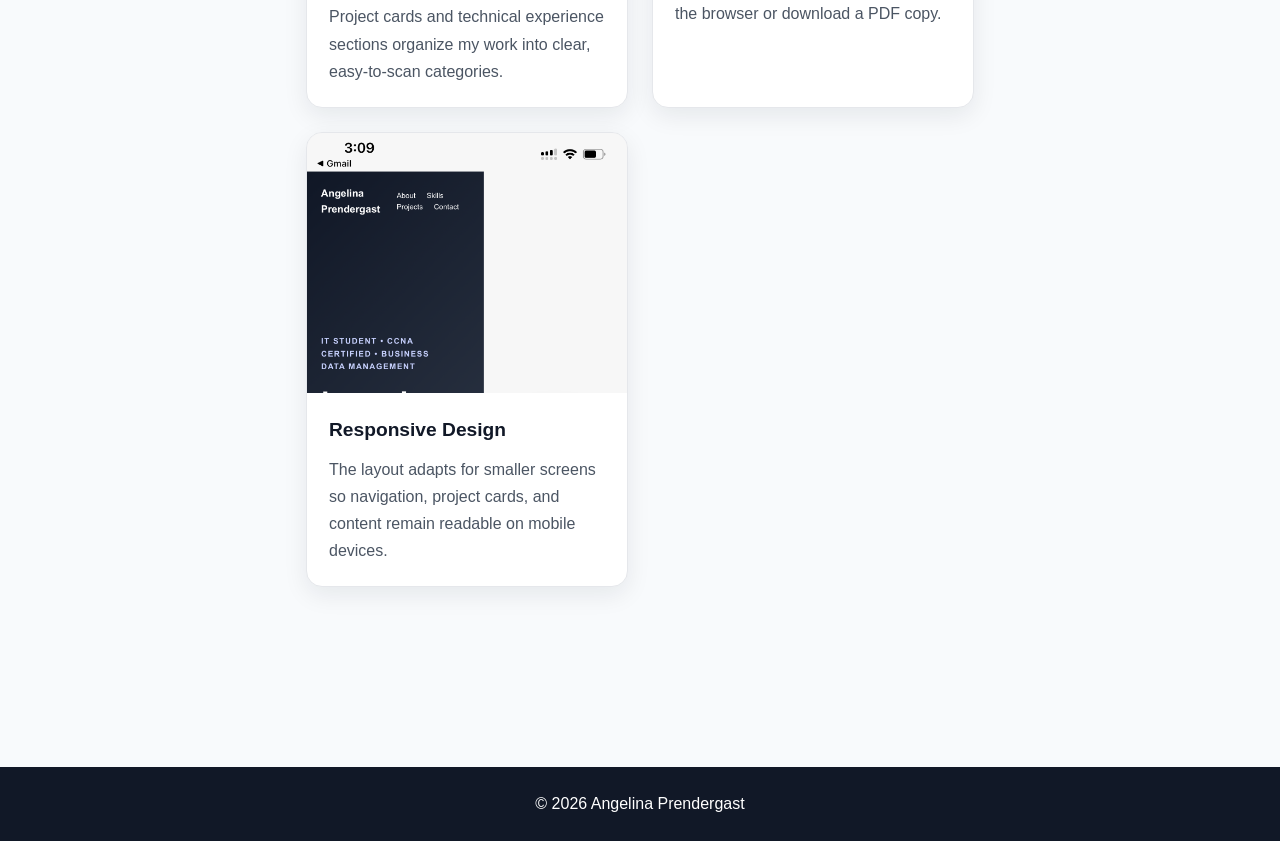
<file: projects/portfolio-website.html>
<!DOCTYPE html>
<html lang="en">
<head>
    <meta charset="utf-8" />
    <meta name="viewport" content="width=device-width, initial-scale=1.0" />
    <title>
        Portfolio Website | Angelina Prendergast
    </title>
    <link rel="stylesheet" href="../css/styles.css" />
</head>

<body class="project-page">
    <header class="project-header">
        <a href="../index.html#projects" class="back-link">
            ← Back to Portfolio
        </a>
    </header>

    <main>
        <section class="project-hero">
            <div class="project-hero-content">
                <p class="project-label">
                    Web Development
                </p>
                <h1>
                    Portfolio Website
                </h1>
                <p class="project-summary">
                    A responsive personal portfolio designed to present my education,
                    technical skills, experience, and projects to internship recruiters
                    and potential employers.
                </p>
            </div>
        </section>

        <div class="project-details">
            <section class="project-section">
                <h2>
                    Project Overview
                </h2>
                <p>
                    I created this portfolio website to establish a professional online presence and
                    provide one central place where recruiters, employers, and other visitors can learn
                    more about my education, technical background, experience, and projects. Rather than
                    relying only on a resume, I wanted to build a website that would allow me to present
                    my work in greater detail, explain the skills I used, and continue updating my professional
                    profile as I gain new experience throughout my education and career.
                </p>
            </section>

            <section class="project-section">
                <h2>
                    Technologies Used
                </h2>
                <div class="technology-list">
                    <span>
                        HTML
                    </span>
                    <span>
                        CSS
                    </span>
                    <span>
                        Git
                    </span>
                    <span>
                        GitHub
                    </span>
                    <span>
                        GitHub Pages
                    </span>
                </div>
            </section>

            <section class="project-section">
                <h2>
                    Key Features
                </h2>
                <p>
                    The website includes a responsive navigation menu, an introductory 
                    hero section, categorized technical skills, and featured project cards
                    that connect to individual project pages. It also includes a dedicated
                    resume section where visitors can either view my resume online or download
                    a PDF copy, along with contact information and links to my GitHub profile. 
                    The layout was designed to be clear, easy to navigate, and consistent across
                    the homepage, resume viewer, and project pages. 
                </p>
            </section>

            <section class="project-section">
                <h2>What I Learned</h2>
                <p>
                    Building this website gave me hands-on experience with the full process of 
                    creating and publishing a web project. I strengthened my HTML and CSS skills
                    while learning how to organize files, create reusable page layouts, manage relative
                    file paths, and design a responsive interface. I also learned how to use Git and GitHub
                    to track changes, create commits, push updates, troubleshoot repository issues, and publish
                    a live website through GitHub pages. Most importantly, the project helped me become more
                    confident working independently, debugging problems, and making design decisions based on the
                    experience of the person visiting the site. 
                </p>
            </section>

            <section class="project-section">
                <h2>Project Gallery</h2>
                
                <p class="gallery-intro">
                    The gallery below highlights the main sections of the portfolio, its
                    responsive layout, and selected examples of the HTML and CSS used to build it.
                </p>

                <div class="project-gallery">
                    <figure class="gallery-item gallery-item-large">
                        <img src="../images/angelina-prendergast-homepage.JPG"
                             alt="Desktop view of Angelina Prendergast's portfolio homepage" />
                        <figcaption>
                            <h3>
                                Portfolio Homepage
                            </h3>
                            <p>
                                The homepage introduces my background, technical interests, and
                                featured work while providing quick access to my resume and contact
                                information.
                            </p>
                        </figcaption>
                    </figure>

                    <figure class="gallery-item">
                        <img src="../images/angelina-prendergast-featured-projects.JPG"
                             alt="Featured projects section" />
                        <figcaption>
                            <h3>
                                Projects and Technical Experience
                            </h3>
                            <p>
                                Project cards and technical experience sections organize my work
                                into clear, easy-to-scan categories.
                            </p>
                        </figcaption>
                    </figure>

                    <figure class="gallery-item">
                        <img src="../images/resume-page.JPG"
                             alt="Resume section of the portfolio website" />
                        <figcaption>
                            <h3>
                                Resume Integration
                            </h3>
                            <p>
                                Visitors can view my resume directly in the browser or download
                                a PDF copy.
                            </p>
                        </figcaption>
                    </figure>

                    <figure class="gallery-item">
                        <img src="../images/IMG_0345.PNG"
                             alt="Mobile view of the portfolio website." />
                        <figcaption>
                            <h3>
                                Responsive Design
                            </h3>
                            <p>
                                The layout adapts for smaller screens so navigation, project cards,
                                and content remain readable on mobile devices.
                            </p>
                        </figcaption>
                    </figure>
                </div>
            </section>
        </div>
    </main>

    <footer class="project-page-footer">
        <p>© 2026 Angelina Prendergast</p>
    </footer>
</body>
</html>
</file>
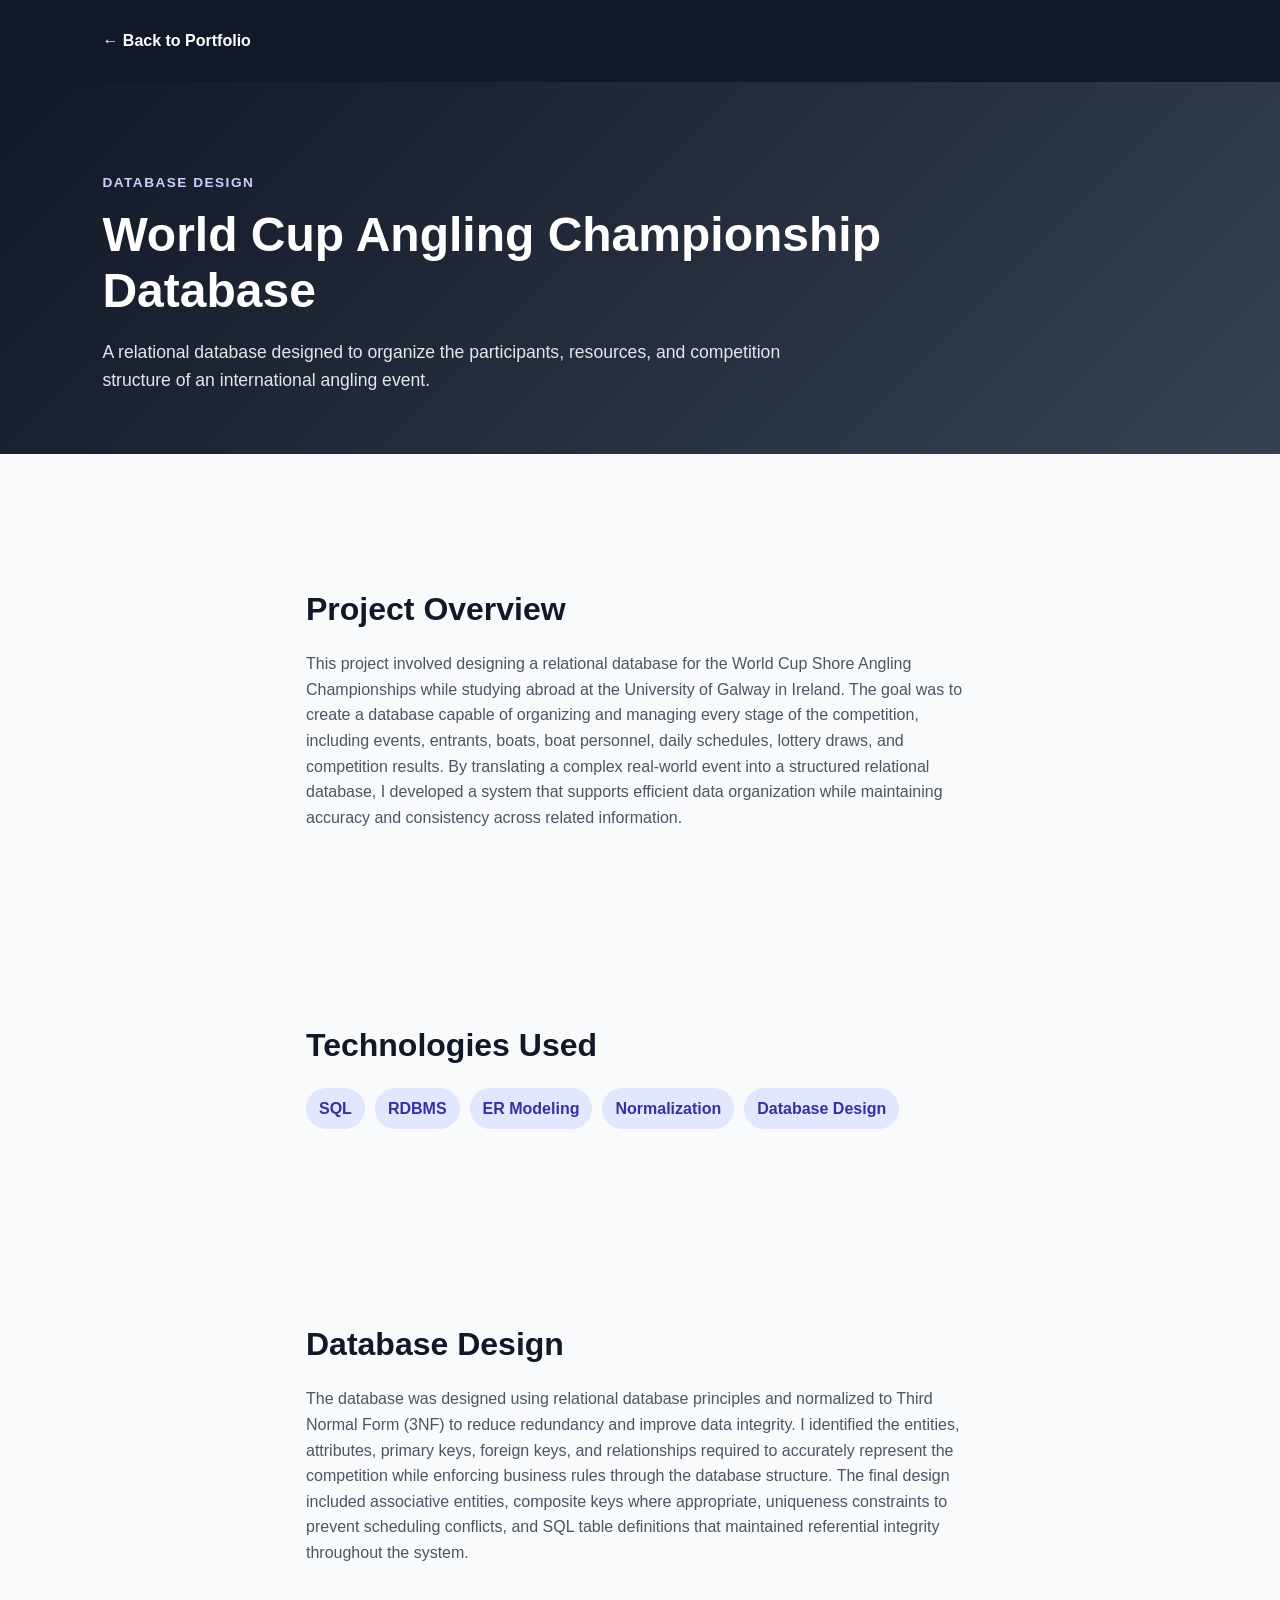
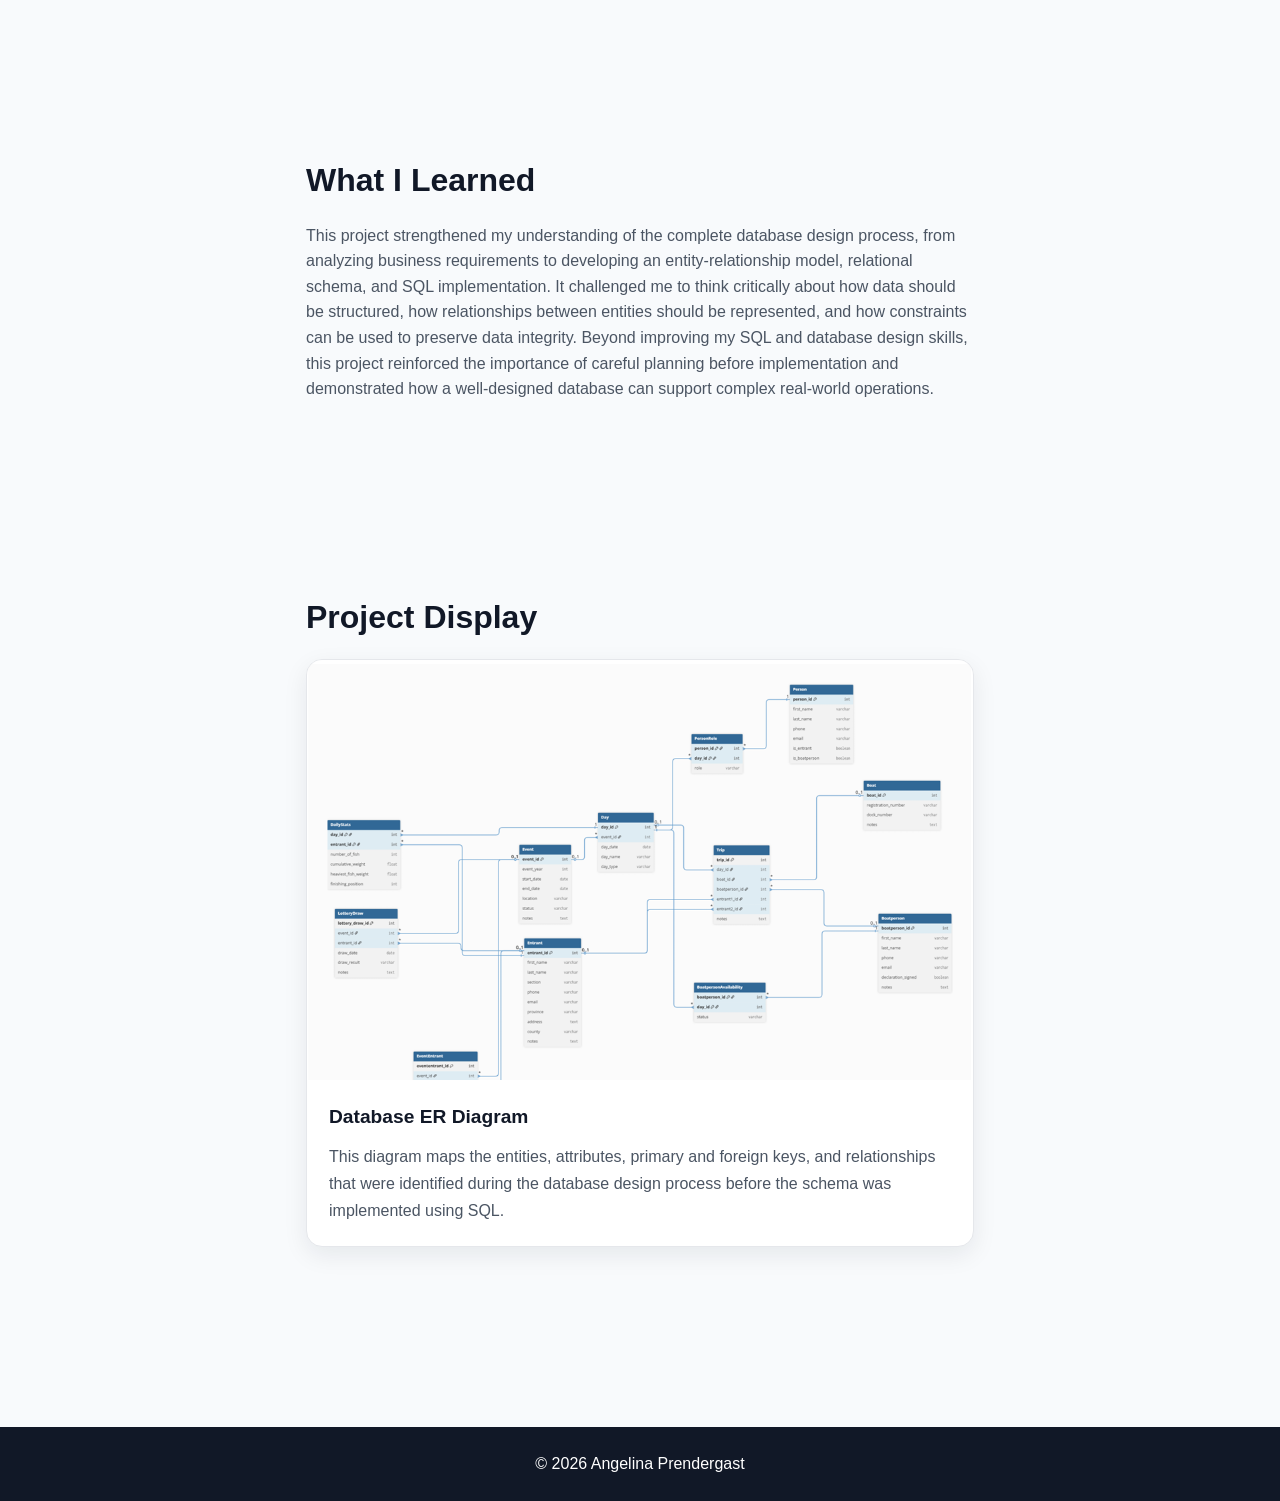
<file: projects/world-cup-angling.html>
<!DOCTYPE html>
<html lang="en">
<head>
    <meta charset="UTF-8">
    <meta name="viewport" content="width=device-width, initial-scale=1.0">
    <title>Angling Championship Database | Angelina Prendergast</title>
    <link rel="stylesheet" href="../css/styles.css" />
</head>

<body class="project-page">
    <header class="project-header">
        <a href="../index.html#projects" class="back-link">
            ← Back to Portfolio
        </a>
    </header>

    <main>
        <section class="project-hero">
            <div class="project-hero-content">
                <p class="project-label">
                    Database Design
                </p>
                <h1>World Cup Angling Championship Database</h1>
                <p class="project-summary">
                    A relational database designed to organize the participants,
                    resources, and competition structure of an international angling event.
                </p>
            </div>
        </section>

        <div class="project-details">
            <section class="project-section">
                <h2>Project Overview</h2>
                <p>
                    This project involved designing a relational database for the World Cup Shore
                    Angling Championships while studying abroad at the University of Galway in Ireland.
                    The goal was to create a database capable of organizing and managing every stage of the
                    competition, including events, entrants, boats, boat personnel, daily schedules, lottery
                    draws, and competition results. By translating a complex real-world event into a structured
                    relational database, I developed a system that supports efficient data organization while
                    maintaining accuracy and consistency across related information.
                </p>
            </section>

            <section class="project-section">
                <h2>Technologies Used</h2>
                <div class="technology-list">
                    <span>SQL</span>
                    <span>RDBMS</span>
                    <span>ER Modeling</span>
                    <span>Normalization</span>
                    <span>Database Design</span>
                </div>
            </section>

            <section class="project-section">
                <h2>Database Design</h2>
                <p>
                    The database was designed using relational database principles and normalized to 
                    Third Normal Form (3NF) to reduce redundancy and improve data integrity. I identified
                    the entities, attributes, primary keys, foreign keys, and relationships required to accurately
                    represent the competition while enforcing business rules through the database structure. The final design
                    included associative entities, composite keys where appropriate, uniqueness constraints to prevent
                    scheduling conflicts, and SQL table definitions that maintained referential integrity throughout the system.
                </p>
            </section>

            <section class="project-section">
                <h2>What I Learned</h2>
                <p>
                    This project strengthened my understanding of the complete database design process, from
                    analyzing business requirements to developing an entity-relationship model, relational schema, 
                    and SQL implementation. It challenged me to think critically about how data should be structured,
                    how relationships between entities should be represented, and how constraints can be used to preserve
                    data integrity. Beyond improving my SQL and database design skills, this project reinforced the importance
                    of careful planning before implementation and demonstrated how a well-designed database can support
                    complex real-world operations. 
                </p>
            </section>

            <section class="project-section">
                <h2>Project Display</h2>
                
                <figure class="gallery-item gallery-item-large">
                    <img 
                         src="../images/AnglingDiagram.png"
                         alt="Entity-relationship diagram for the World Cup Angling Championship Database"
                     />

                    <figcaption>
                        <h3>Database ER Diagram</h3>
                        <p>
                            This diagram maps the entities, attributes, primary and foreign keys, and relationships
                            that were identified during the database design process before the schema was implemented using SQL.
                        </p>
                    </figcaption>
                </figure>
            </section>
        </div>
     </main>

    <footer class="project-page-footer">
        <p>© 2026 Angelina Prendergast</p>
    </footer>

</body>
</html>
</file>
<file: css/styles.css>
* {
    margin: 0;
    padding: 0;
    box-sizing: border-box;
}

body {
    font-family: Arial, sans-serif;
    line-height: 1.6;
    background-color: #f7f7f7;
    color: #222;
}

.hero {
    min-height: 100vh;
    padding: 30px 8%;
    background: linear-gradient(135deg, #111827, #374151);
    color: white;
}

nav {
    display: flex;
    justify-content: space-between;
    align-items: center;
}

.logo {
    font-size: 1.4rem;
}

.nav-links a {
    color: white;
    text-decoration: none;
    margin-left: 20px;
}

.hero-content {
    margin-top: 160px;
    max-width: 700px;
}

.hero-content h1 {
    font-size: 4rem;
    margin-bottom: 18px;
    line-height: 1.1;
    max-width: 720px;
}

.hero-content h3 {
    font-size: 1.35rem;
    margin-bottom: 18px;
    color: #e5e7eb;
}

.hero-content p {
    font-size: 1.1rem;
    margin-bottom: 30px;
    max-width: 650px;
}

.buttons {
    display: flex;
    gap: 15px;
}

.btn {
    padding: 12px 12px;
    border-radius: 8px;
    text-decoration: none;
    font-weight: bold;
}

.primary {
    background-color: white;
    color: #111827;
}

.secondary {
    border: 2px solid white;
    color: white;
}

section {
    padding: 70px 8%;
}

section h2 {
    font-size: 2rem;
    margin-bottom: 25px;
}

.skill-grid {
    display: grid;
    grid-template-columns: repeat(auto-fit, minmax(150px, 1fr));
    gap: 15px;
}

.skill-grid div, .project-card {
    background-color: white;
    padding: 18px;
    border-radius: 12px;
    box-shadow: 0 4px 15px rgba(0,0,0,0.08);
}

.skill-grid div {
    text-align: center;
    font-weight: 600;
    transition: .3s;
    cursor: default;
}

.skill-grid div:hover {
    transform: translateY(-5px);
    box-shadow: 0 12px 25px rgba(0,0,0,.15);
}

.projects-grid {
    display: grid;
    grid-template-columns: repeat(2, minmax(0, 1fr));
    gap: 24px;
}

.project-card {
    margin-bottom: 20px;
    display: flex;
    background-color: white;
    border: 1px solid #e5e7eb;
    border-radius: 16px;
    overflow: hidden;
    box-shadow: 0 8px 24px rgba(15, 23, 42, 0.08);
    transition: transform 0.3s ease, box-shadow 0.3s ease;
}

.project-card hover {
    transform: translateY(-6px);
    box-shadow: 0 16px 34px rgba(15, 23, 42, 0.14);
}

.project-card-content {
    display: flex;
    flex-direction: column;
    width: 100%;
    padding: 26px;
}

.project-type {
    margin-bottom: 8px;
    color: #4f46e5;
    font-size: 0.78rem;
    font-weight: 700;
    letter-spacing: 1.2px;
    text-transform: uppercase;
}

.project-card h3 {
    margin-bottom: 12px;
    color: #111827;
    font-size: 1.35rem;
}

.project-card-content > p:not(.project-type) {
    margin-bottom: 20px;
    color: #4b5563;
}

.project-tags {
    display: flex;
    flex-wrap: wrap;
    gap: 8px;
    margin-bottom: 24px;
}

.project-tags span {
    padding: 6px 10px;
    border-radius: 999px;
    background-color: #eef2ff;
    color: #3730a3;
    font-size: 0.78rem;
    font-weight: 600;
}

.project-btn {
    align-self: flex-start;
    margin-top: auto;
    color: #3730a3;
    font-weight: 700;
    text-decoration: none;
}

.project-btn:hover {
    text-decoration: underline;
}

a {
    color: #2563eb;
}

footer {
    text-align: center;
    padding: 25px;
    background-color: #111827;
    color: white;
}

.hero-main{
    display: flex;
    justify-content: space-between;
    align-items: center;
    gap: 60px;
    margin-top: 100px;
}

.hero-image img {
    width: 320px;
    height: 320px;
    object-fit: cover;
    border-radius: 50%;
    border: 5px solid white;
    box-shadow: 0 15px 35px rgba(0,0,0,.35);
}

.eyebrow {
    text-transform: uppercase;
    letter-spacing: 2px;
    font-size: 0.85rem;
    font-weight: bold;
    color: #c7d2fe;
    margin-bottom: 18px;
}

.skills-container {
    display: flex;
    flex-direction: column;
    gap: 35px;
}

.skill-category h3 {
    margin-bottom: 15px;
    color: #374151;
    font-size: 1.2rem;
}

@media (max-width: 800px) {
    .projects-grid {
        grid-template-columns: 1fr;
    }
}

.project-page {
    min-height: 100vh;
    background-color: #f8fafc;
}

.project-header {
    padding: 28px 8%;
    background-color: #111827;
}

.back-link {
    color: white;
    text-decoration: none;
    font-weight: 600;
}

.back-link:hover {
    text-decoration: underline;
}

.project-hero {
    padding: 90px 8% 60px;
    background: linear-gradient(135deg, #111827, #374151);
    color: white;
}

.project-hero-content {
    max-width: 850px;
}

.project-label {
    margin-bottom: 14px;
    color: #c7d2fe;
    font-size: 0.85rem;
    font-weight: 700;
    letter-spacing: 1.5px;
    text-transform: uppercase;
}

.project-hero h1 {
    margin-bottom: 20px;
    font-size: 3rem;
    line-height: 1.15;
}

.project-summary {
    max-width: 750px;
    color: #e5e7eb;
    font-size: 1.1rem;
}

.project-details {
    max-width: 1000px;
    margin: 0 auto;
    padding: 60px 8%;
}

.project-section {
    margin-bottom: 50px;
}

.project-section h2 {
    margin-bottom: 16px;
    color: #111827;
}

.project-section p {
    color: #4b5563;
}

.technology-list {
    display: flex;
    flex-wrap: wrap;
    gap: 10px;
}

.technology-list span {
    padding: 8px 13px;
    border-radius: 999px;
    background-color: #e0e7ff;
    color: #3730a3;
    font-weight: 600;
}

.project-placeholder {
    padding: 35px;
    border: 2px dashed #cbd5e1;
    border-radius: 14px;
    background-color: white;
    color: #64748b;
    text-align: center;
}

.project-page-footer {
    padding: 24px;
    background-color: #111827;
    color: white;
    text-align: center;
}

#about p {
    margin-bottom: 20px;
    line-height: 1.8;
}

.resume-intro {
    margin-bottom: 22px;
    line-height: 1.8;
}

.resume-buttons {
    display: flex;
    flex-wrap: wrap;
    gap: 15px;
}

#technical-experince {
    padding: 70px 8%;
    background-color: #f8fafc;
}

#technical-experience h2 {
    margin-bottom: 20px;
    color: #111827;
    font-size: 2rem;
}

.section-intro {
    max-width: 850px;
    margin-bottom: 35px;
    color: #4b5563;
    line-height: 1.8;
}

.experience-grid {
    display: grid;
    grid-template-columns: repeat(3, minmax(0, 1fr));
    gap: 24px;
}

.experience-card {
    display: flex;
    flex-direction: column;
    padding: 28px;
    background-color: white;
    border: 1px solid #e5e7eb;
    border-radius: 16px;
    box-shadow: 0 8px 24px rgba(15, 23, 42, 0.08);
    transition: transform 0.3s ease, box-shadow 0.3s ease;
}

.experience-card:hover {
    transform: translateY(-6px);
    box-shadow: 0 16px 34px rgba(15, 23, 42, 0.14);
}

.experience-card h3 {
    margin-bottom: 15px;
    color: #111827;
    font-size: 1.3rem;
}

.experience-card p {
    margin-bottom: 24px;
    color: #4b5563;
    line-height: 1.7;
}

.experience-card .project-tags {
    margin-top: auto;
}

@media (max-width: 1000px) {
    .experience-grid {
        grid-template-columns: repeat(2, minmax(0. 1fr));
    }
}

@media (max-width: 700px) {
    #technical-experience {
        padding: 55px 6%;
    }
    .experience-grid {
        grid-template-columns: 1fr;
    }
    .experience-card {
        padding: 24px;
    }
}

.gallery-intro {
    max-width: 820px;
    margin-bottom: 28px;
    color: #4b5563;
    line-height: 1.8;
}

.project-gallery {
    display: grid;
    grid-template-columns: repeat(2, minmax(0, 1fr));
    gap: 24px;
}

.gallery-item {
    overflow: hidden;
    margin: 0;
    background-color: white;
    border: 1px solid #e5e7eb;
    border-radius: 16px;
    box-shadow: 0 8px 24px rgba(15, 23, 42, 0.08);
    transition: transform 0.3s ease, box-shadow 0.3s ease;
}

.gallery-item:hover {
    transform: translateY(-5px);
    box-shadow: 0 16px 34px rgba(15, 23, 42, 0.14);
}

.gallery-item img {
    display: block;
    width: 100%;
    height: 260px;
    object-fit: cover;
    object-position: top;
    background-color: #e5e7eb;
}

.gallery-item-large {
    grid-column: 1 / -1;
}

.gallery-item-large img {
    height: 420px;
}

.gallery-item-wide {
    grid-column: 1 / -1;
}

.gallery-item-wide img {
    height: 360px;
    object-fit: contain;
    padding: 18px;
    background-color: #111827;
}

.gallery-item figcaption {
    padding: 22px;
}

.gallery-item h3 {
    margin-bottom: 10px;
    color: #111827;
    font-size: 1.2rem;
}

.gallery-item p {
    color: #4b5563;
    line-height: 1.7;
}

@media (max-width: 750px) {
    .project-gallery {
        grid-template-columns: 1fr;
    }

    .gallery-item-large,
    .gallery-item-wide {
        grid-column: auto;
    }

    .gallery-item img,
    .gallery-item-large img,
    .gallery-item-wide img {
        height: auto;
        max-height: none;
    }
}

.project-actions {
    display: flex;
    flex-wrap: wrap;
    gap: 14px;
    margin-top: 28px;
}

.project-action-btn {
    display: inline-block;
    padding: 12px 20px;
    border-radius: 8px;
    font-weight: 700;
    text-decoration: none;
    transition: transform 0.25s ease, background-color 0.25s ease;
}

.project-action-btn:hover {
    transform: translateY(-2px);
}

.primary-action {
    background-color: white;
    color: #111827;
}

.primary-action:hover {
    background-color: #f3f4f6;
}

.secondary-action {
    border: 2px solid white;
    color: white;
}

.secondary-action:hover {
    background-color: rgba(255, 255, 255, 0.1);
}

.code-gallery {
    display: grid;
    grid-template-columns: 1fr;
    gap: 28px;
}

.code-item {
    overflow: hidden;
    margin: 0;
    background-color: white;
    border: 1px solid #e5e7eb;
    border-radius: 16px;
    box-shadow: 0 8px 24px rgba(15, 23, 42, 0.08);
}

.code-item img {
    display: block;
    width: 100%;
    max-height: 520px;
    object-fit: contain;
    object-position: top left;
    padding: 18px;
    background-color: #111827;
}

.code-item figcaption {
    padding: 22px;
}

.code-item h3 {
    margin-bottom: 10px;
    color: #111827;
    font-size: 1.2rem;
}

.code-item p {
    color: #4b5563;
    line-height: 1.7;
}

@media (max-width: 700px) {
    .project-actions {
        flex-direction: column;
        align-items: stretch;
    }

    .project-action-btn {
        text-align: center;
    }
}
</file>
